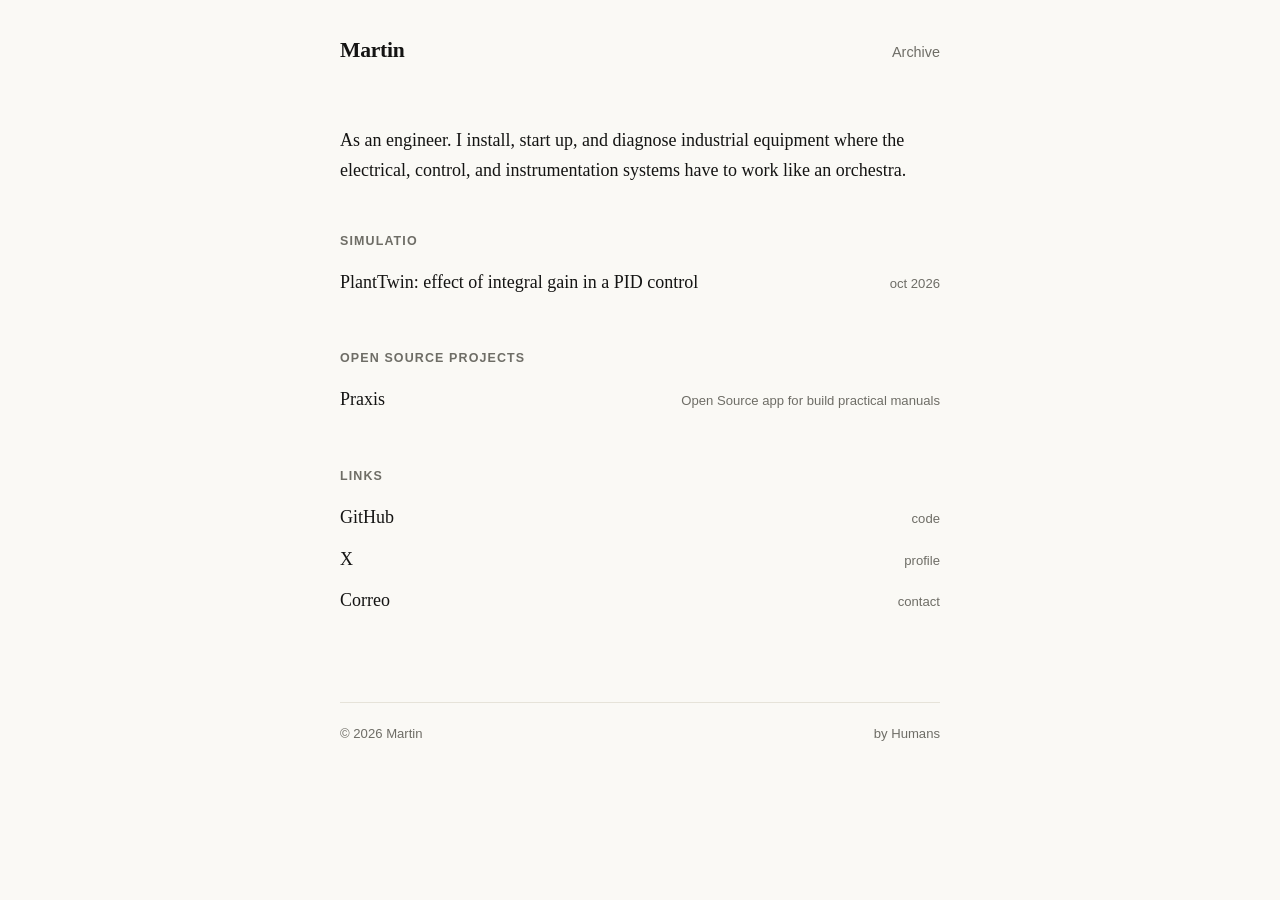
<file: index.html>
<!doctype html>
<html lang="es">
<head>
  <meta charset="utf-8">
  <meta name="viewport" content="width=device-width, initial-scale=1">
  <title>Martin · Simulatio</title>
  <meta name="description" content="Simulaciones, experimentos y notas técnicas sobre control, sistemas y automatización.">
  <meta property="og:type" content="website">
  <meta property="og:title" content="Martin · Simulaciones">
  <meta property="og:description" content="Simulaciones, experimentos y notas técnicas sobre control, sistemas y automatización.">
  <meta name="theme-color" content="#faf9f5" media="(prefers-color-scheme: light)">
  <meta name="theme-color" content="#191918" media="(prefers-color-scheme: dark)">
  <link rel="icon" href="data:image/svg+xml,%3Csvg xmlns='http://www.w3.org/2000/svg' viewBox='0 0 32 32'%3E%3Crect width='32' height='32' rx='7' fill='%23b5532f'/%3E%3Cpath d='M5 22 Q 11 4 16 16 T 27 10' fill='none' stroke='white' stroke-width='2.5' stroke-linecap='round'/%3E%3C/svg%3E">
  <link rel="stylesheet" href="assets/style.css">
  <link rel="stylesheet" href="assets/projects.css">
</head>
<body>
  <div class="wrap">

    <header class="site-header">
      <a class="site-title" href="./">Martin</a>
      <nav class="site-nav">
        <a href="archive.html">Archive</a>
      </nav>
    </header>

    <main>
      <section class="intro">
        <p>
          As an engineer. I install, start up, and diagnose industrial equipment where the electrical, control, and instrumentation systems have to work like an orchestra.
        </p>
        <p>
          
        </p>
      </section>

      <h2>Simulatio</h2>
      <ul class="entries" data-posts="simulacion"></ul>

      <h2>Open Source Projects</h2>
     

      <ul class="entries">
        <li><a href="https://github.com/erg0prox1/praxis">Praxis</a><span class="tag">Open Source app for build practical manuals</span></li>
      
      </ul>

      

      <h2>Links</h2>
      <ul class="entries">
        <li><a href="https://github.com/erg0prox1">GitHub</a><span class="tag">code</span></li>
        <li><a href="https://x.com/Moir137">X</a><span class="tag">profile</span></li>
        <li><a href="mailto:beng4l4@proton.es">Correo</a><span class="tag">contact</span></li>
      </ul>

      <noscript><p class="lead">Activa JavaScript para ver el listado, o entra al <a href="archive.html">archive</a>.</p></noscript>
    </main>

    <footer class="site-footer">
      <span>© <span id="year">2026</span> Martin</span>
      <span>by Humans</span>
    </footer>

  </div>
  <script src="assets/posts.js"></script>
  <script src="assets/site.js"></script>
  <script src="assets/projects.js"></script>
  
</body>
</html>
</file>
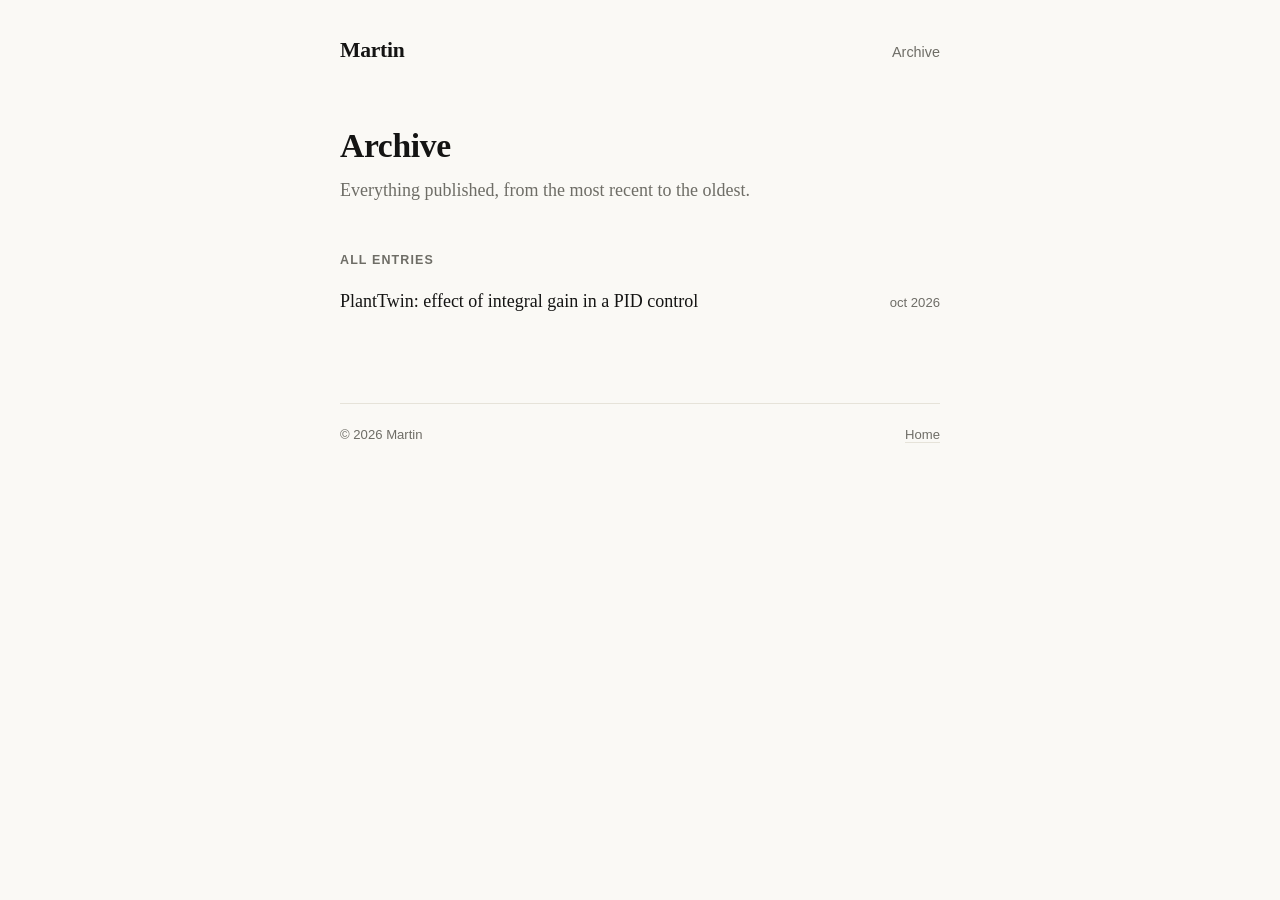
<file: archive.html>
<!doctype html>
<html lang="es">
<head>
  <meta charset="utf-8">
  <meta name="viewport" content="width=device-width, initial-scale=1">
  <title>Archive · Martin</title>
  <meta name="description" content="Todas las simulaciones y notas, ordenadas por fecha.">
  <link rel="icon" href="data:image/svg+xml,%3Csvg xmlns='http://www.w3.org/2000/svg' viewBox='0 0 32 32'%3E%3Crect width='32' height='32' rx='7' fill='%23b5532f'/%3E%3Cpath d='M5 22 Q 11 4 16 16 T 27 10' fill='none' stroke='white' stroke-width='2.5' stroke-linecap='round'/%3E%3C/svg%3E">
  <link rel="stylesheet" href="assets/style.css">
</head>
<body>
  <div class="wrap">

    <header class="site-header">
      <a class="site-title" href="./">Martin</a>
      <nav class="site-nav">
        <a href="archive.html">Archive</a>
      </nav>
    </header>

    <main>
      <h1>Archive</h1>
      <p class="lead">Everything published, from the most recent to the oldest.</p>

      <h2>All entries</h2>
      <ul class="entries" data-posts="all"></ul>
    </main>

    <footer class="site-footer">
      <span>© <span id="year">2026</span> Martin</span>
      <a href="./">Home</a>
    </footer>

  </div>
  <script src="assets/posts.js"></script>
  <script src="assets/site.js"></script>
</body>
</html>
</file>
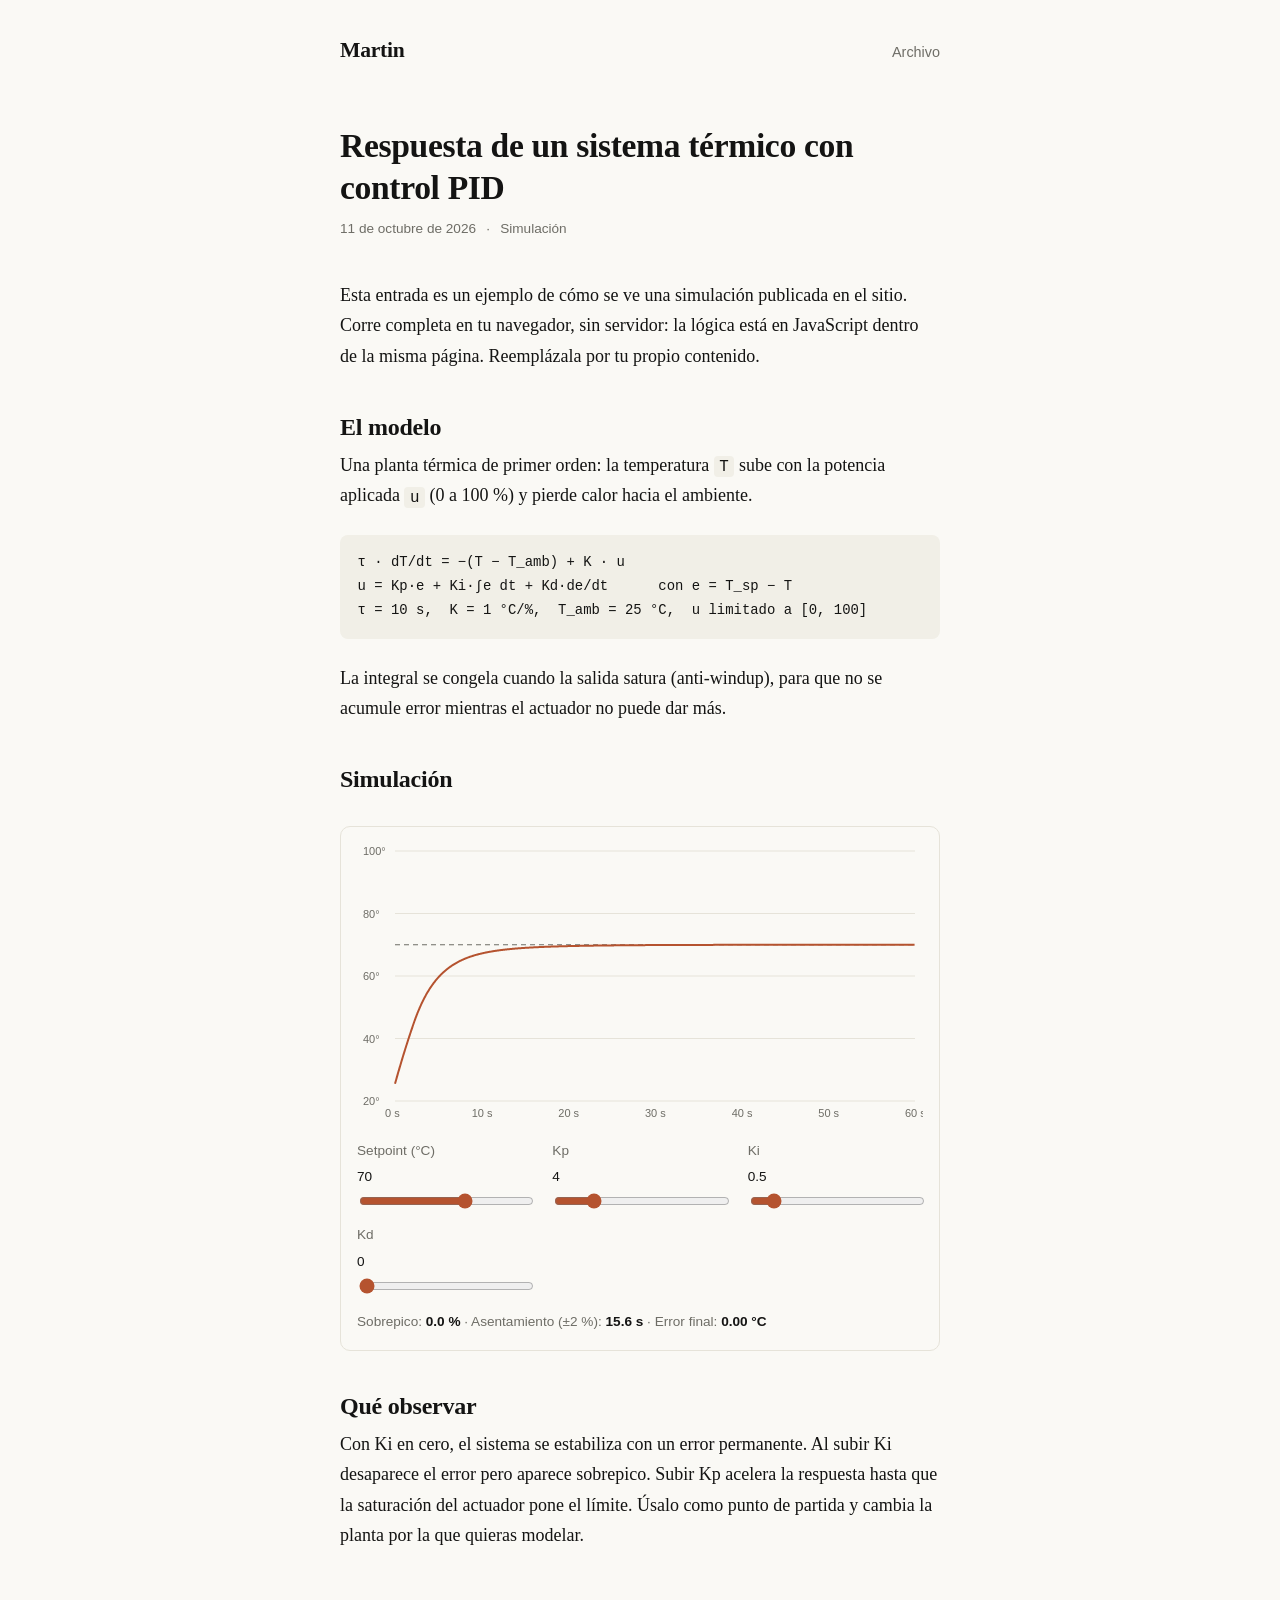
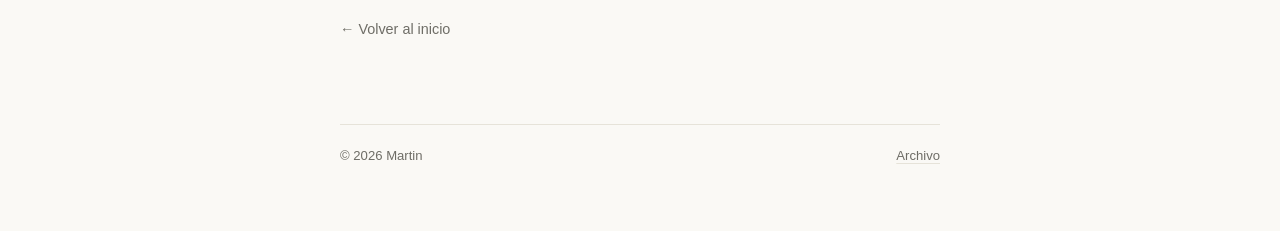
<file: posts/ejemplo-simulacion.html>
<!doctype html>
<html lang="es">
<head>
  <meta charset="utf-8">
  <meta name="viewport" content="width=device-width, initial-scale=1">
  <title>Respuesta de un sistema térmico con control PID · Martin</title>
  <meta name="description" content="Simulación interactiva de un sistema térmico de primer orden controlado con PID: mueve las ganancias y observa sobrepico y tiempo de asentamiento.">
  <meta property="og:type" content="article">
  <meta property="og:title" content="Respuesta de un sistema térmico con control PID">
  <meta property="og:description" content="Simulación interactiva de un sistema térmico de primer orden controlado con PID.">
  <link rel="icon" href="data:image/svg+xml,%3Csvg xmlns='http://www.w3.org/2000/svg' viewBox='0 0 32 32'%3E%3Crect width='32' height='32' rx='7' fill='%23b5532f'/%3E%3Cpath d='M5 22 Q 11 4 16 16 T 27 10' fill='none' stroke='white' stroke-width='2.5' stroke-linecap='round'/%3E%3C/svg%3E">
  <link rel="stylesheet" href="../assets/style.css">
</head>
<body>
  <div class="wrap">

    <header class="site-header">
      <a class="site-title" href="../">Martin</a>
      <nav class="site-nav">
        <a href="../archive.html">Archivo</a>
      </nav>
    </header>

    <main>
      <article class="post">

        <h1>Respuesta de un sistema térmico con control PID</h1>
        <div class="post-meta">
          <time datetime="2026-10-11">11 de octubre de 2026</time>
          <span class="dot">·</span>
          <span>Simulación</span>
        </div>

        <p>
          Esta entrada es un ejemplo de cómo se ve una simulación publicada en el sitio. Corre completa en tu navegador,
          sin servidor: la lógica está en JavaScript dentro de la misma página. Reemplázala por tu propio contenido.
        </p>

        <h2>El modelo</h2>
        <p>
          Una planta térmica de primer orden: la temperatura <code>T</code> sube con la potencia aplicada <code>u</code>
          (0 a 100 %) y pierde calor hacia el ambiente.
        </p>

        <pre><code>τ · dT/dt = −(T − T_amb) + K · u
u = Kp·e + Ki·∫e dt + Kd·de/dt      con e = T_sp − T
τ = 10 s,  K = 1 °C/%,  T_amb = 25 °C,  u limitado a [0, 100]</code></pre>

        <p>
          La integral se congela cuando la salida satura (anti-windup), para que no se acumule error mientras el
          actuador no puede dar más.
        </p>

        <h2>Simulación</h2>

        <div class="sim" id="sim-box">
          <canvas id="sim" aria-label="Temperatura contra tiempo y setpoint"></canvas>
          <div class="controls">
            <label>Setpoint (°C) <output id="o-sp">70</output>
              <input id="sp" type="range" min="30" max="95" step="1" value="70"></label>
            <label>Kp <output id="o-kp">4</output>
              <input id="kp" type="range" min="0" max="20" step="0.1" value="4"></label>
            <label>Ki <output id="o-ki">0.5</output>
              <input id="ki" type="range" min="0" max="5" step="0.05" value="0.5"></label>
            <label>Kd <output id="o-kd">0</output>
              <input id="kd" type="range" min="0" max="20" step="0.1" value="0"></label>
          </div>
          <div class="readout" id="readout"></div>
        </div>

        <h2>Qué observar</h2>
        <p>
          Con Ki en cero, el sistema se estabiliza con un error permanente. Al subir Ki desaparece el error pero aparece
          sobrepico. Subir Kp acelera la respuesta hasta que la saturación del actuador pone el límite. Úsalo como punto
          de partida y cambia la planta por la que quieras modelar.
        </p>

      </article>

      <a class="back" href="../">← Volver al inicio</a>
    </main>

    <footer class="site-footer">
      <span>© <span id="year">2026</span> Martin</span>
      <a href="../archive.html">Archivo</a>
    </footer>

  </div>

  <script>
  (function () {
    var $ = function (id) { return document.getElementById(id); };
    var canvas = $("sim"), ctx = canvas.getContext("2d");

    var TAU = 10, K = 1, T_AMB = 25, U_MAX = 100, DT = 0.05, T_END = 60;

    function css(name) {
      return getComputedStyle(document.documentElement).getPropertyValue(name).trim();
    }

    function simulate(sp, kp, ki, kd) {
      var n = Math.round(T_END / DT), T = T_AMB, I = 0, prev = sp - T;
      var temps = [], us = [];
      for (var i = 0; i < n; i++) {
        var e = sp - T;
        var d = (e - prev) / DT;
        prev = e;
        var u = kp * e + ki * I + kd * d;
        var uc = Math.min(U_MAX, Math.max(0, u));
        if (u === uc) I += e * DT;               // anti-windup
        T += DT * (-(T - T_AMB) + K * uc) / TAU; // Euler explícito
        temps.push(T); us.push(uc);
      }
      return { temps: temps, us: us };
    }

    function metrics(temps, sp) {
      var peak = Math.max.apply(null, temps);
      var span = sp - T_AMB;
      var over = span > 0 ? Math.max(0, (peak - sp) / span * 100) : 0;
      var band = 0.02 * span, settle = null;
      for (var i = temps.length - 1; i >= 0; i--) {
        if (Math.abs(temps[i] - sp) > band) { settle = (i + 1) * DT; break; }
        if (i === 0) settle = 0;
      }
      var final = temps[temps.length - 1];
      return { over: over, settle: settle, err: sp - final };
    }

    function draw(sp, temps) {
      var dpr = window.devicePixelRatio || 1;
      var w = canvas.clientWidth, h = canvas.clientHeight;
      canvas.width = w * dpr; canvas.height = h * dpr;
      ctx.setTransform(dpr, 0, 0, dpr, 0, 0);
      ctx.clearRect(0, 0, w, h);

      var padL = 38, padR = 8, padT = 8, padB = 22;
      var pw = w - padL - padR, ph = h - padT - padB;
      var ymin = 20, ymax = Math.max(100, Math.max.apply(null, temps) + 5);
      var X = function (t) { return padL + (t / T_END) * pw; };
      var Y = function (v) { return padT + ph - ((v - ymin) / (ymax - ymin)) * ph; };

      ctx.font = "11px -apple-system, Helvetica, Arial, sans-serif";
      ctx.fillStyle = css("--muted"); ctx.strokeStyle = css("--rule"); ctx.lineWidth = 1;

      // rejilla y ejes
      for (var v = 20; v <= ymax; v += 20) {
        ctx.beginPath(); ctx.moveTo(padL, Y(v)); ctx.lineTo(w - padR, Y(v)); ctx.stroke();
        ctx.fillText(v + "°", 6, Y(v) + 4);
      }
      for (var t = 0; t <= T_END; t += 10) {
        ctx.fillText(t + " s", X(t) - 10, h - 6);
      }

      // setpoint
      ctx.setLineDash([5, 4]); ctx.strokeStyle = css("--muted"); ctx.lineWidth = 1.2;
      ctx.beginPath(); ctx.moveTo(padL, Y(sp)); ctx.lineTo(w - padR, Y(sp)); ctx.stroke();
      ctx.setLineDash([]);

      // temperatura
      ctx.strokeStyle = css("--accent"); ctx.lineWidth = 2;
      ctx.beginPath();
      for (var i = 0; i < temps.length; i++) {
        var x = X(i * DT), y = Y(temps[i]);
        if (i === 0) ctx.moveTo(x, y); else ctx.lineTo(x, y);
      }
      ctx.stroke();
    }

    function update() {
      var sp = +$("sp").value, kp = +$("kp").value, ki = +$("ki").value, kd = +$("kd").value;
      $("o-sp").textContent = sp; $("o-kp").textContent = kp;
      $("o-ki").textContent = ki; $("o-kd").textContent = kd;

      var r = simulate(sp, kp, ki, kd);
      var m = metrics(r.temps, sp);
      draw(sp, r.temps);

      $("readout").innerHTML =
        "Sobrepico: <strong>" + m.over.toFixed(1) + " %</strong> · " +
        "Asentamiento (±2 %): <strong>" + (m.settle === null ? "no se asienta en " + T_END + " s" : m.settle.toFixed(1) + " s") + "</strong> · " +
        "Error final: <strong>" + m.err.toFixed(2) + " °C</strong>";
    }

    ["sp", "kp", "ki", "kd"].forEach(function (id) { $(id).addEventListener("input", update); });
    window.addEventListener("resize", update);
    if (window.matchMedia) {
      window.matchMedia("(prefers-color-scheme: dark)").addEventListener("change", update);
    }
    update();

    $("year").textContent = new Date().getFullYear();
  })();
  </script>
</body>
</html>
</file>
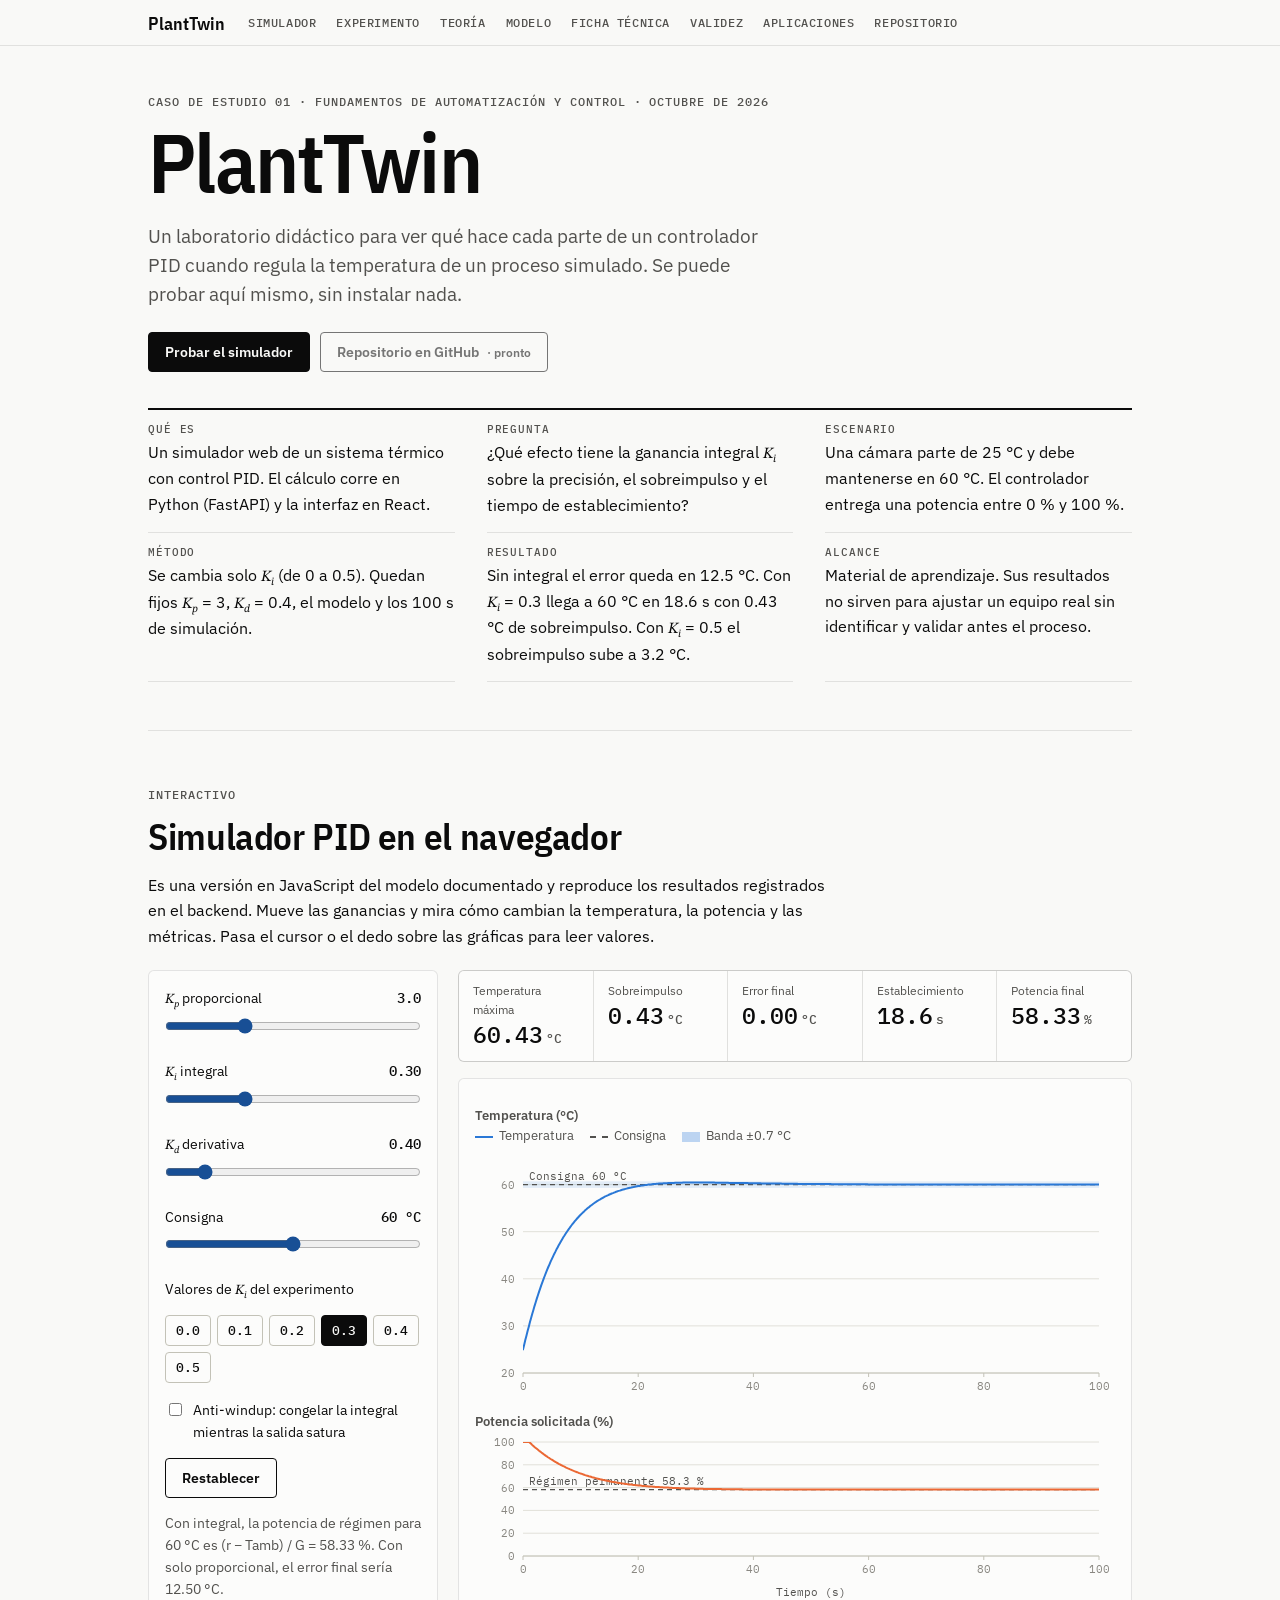
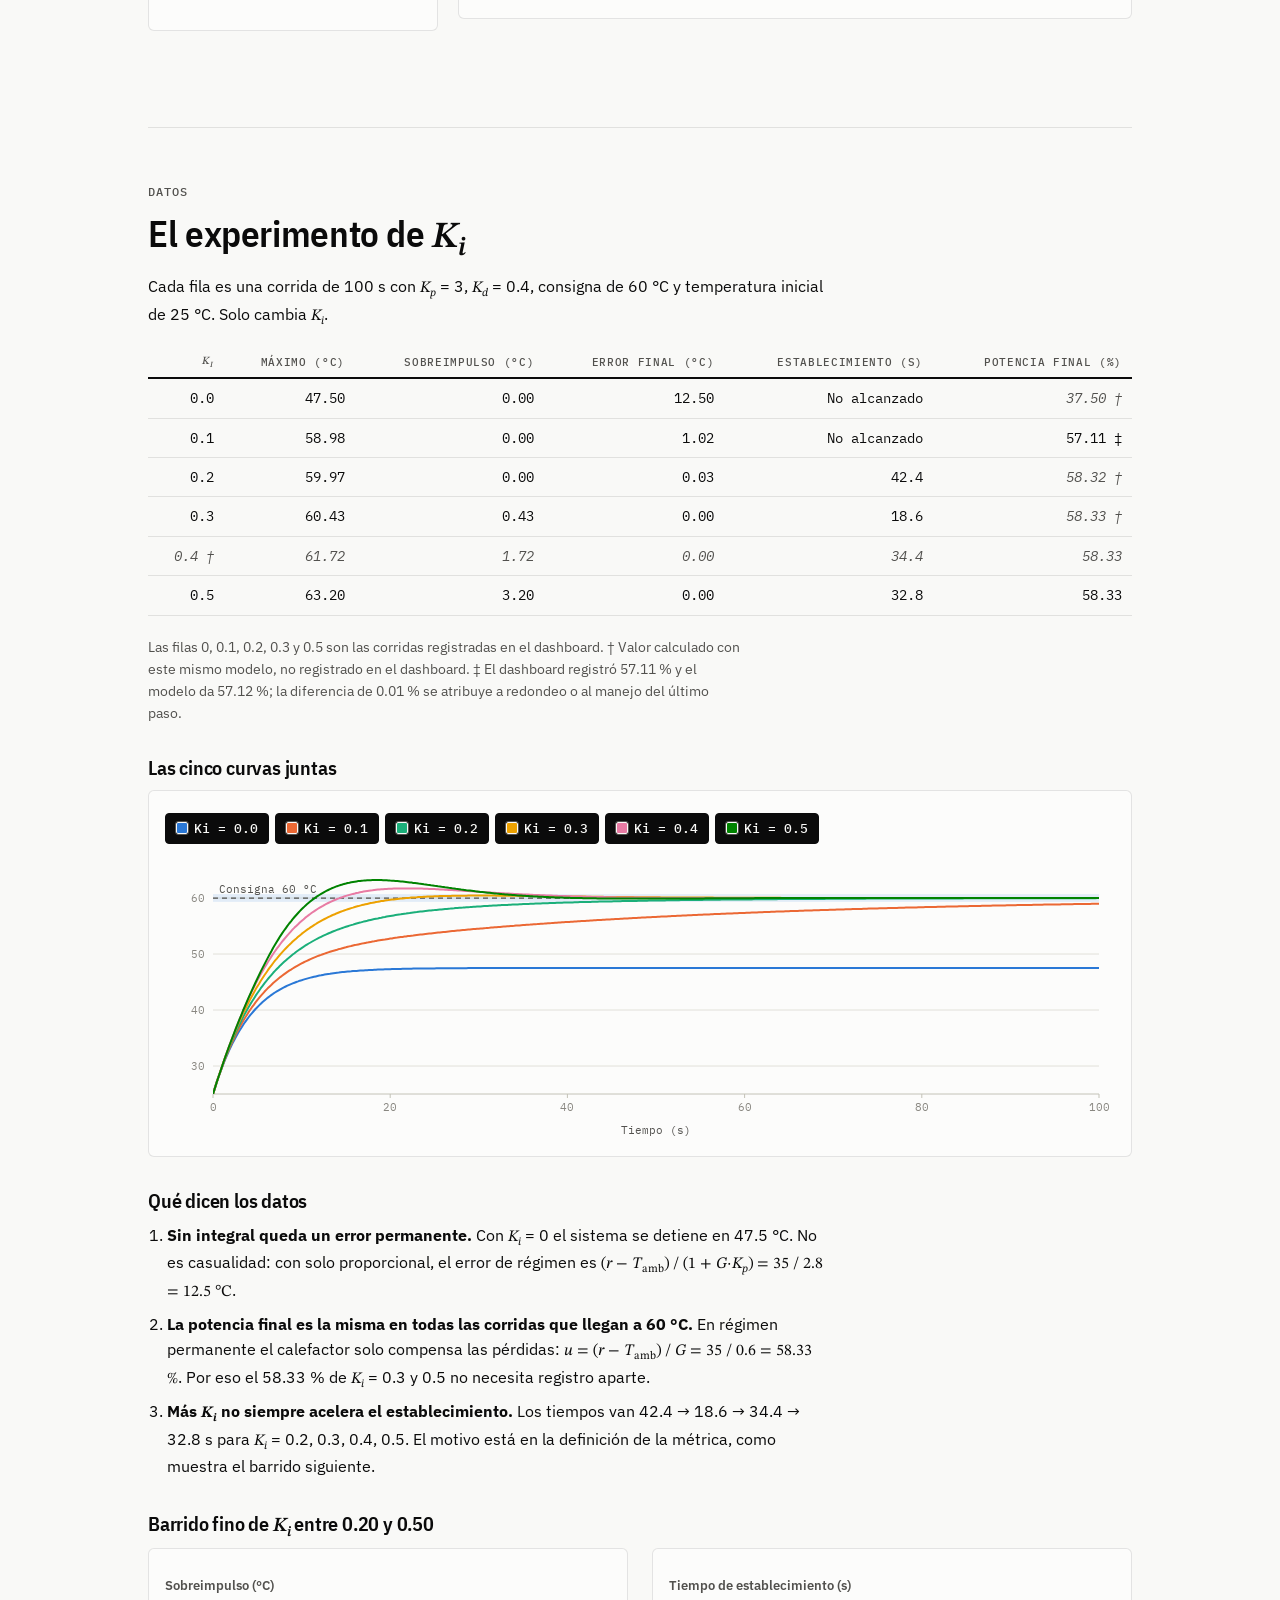
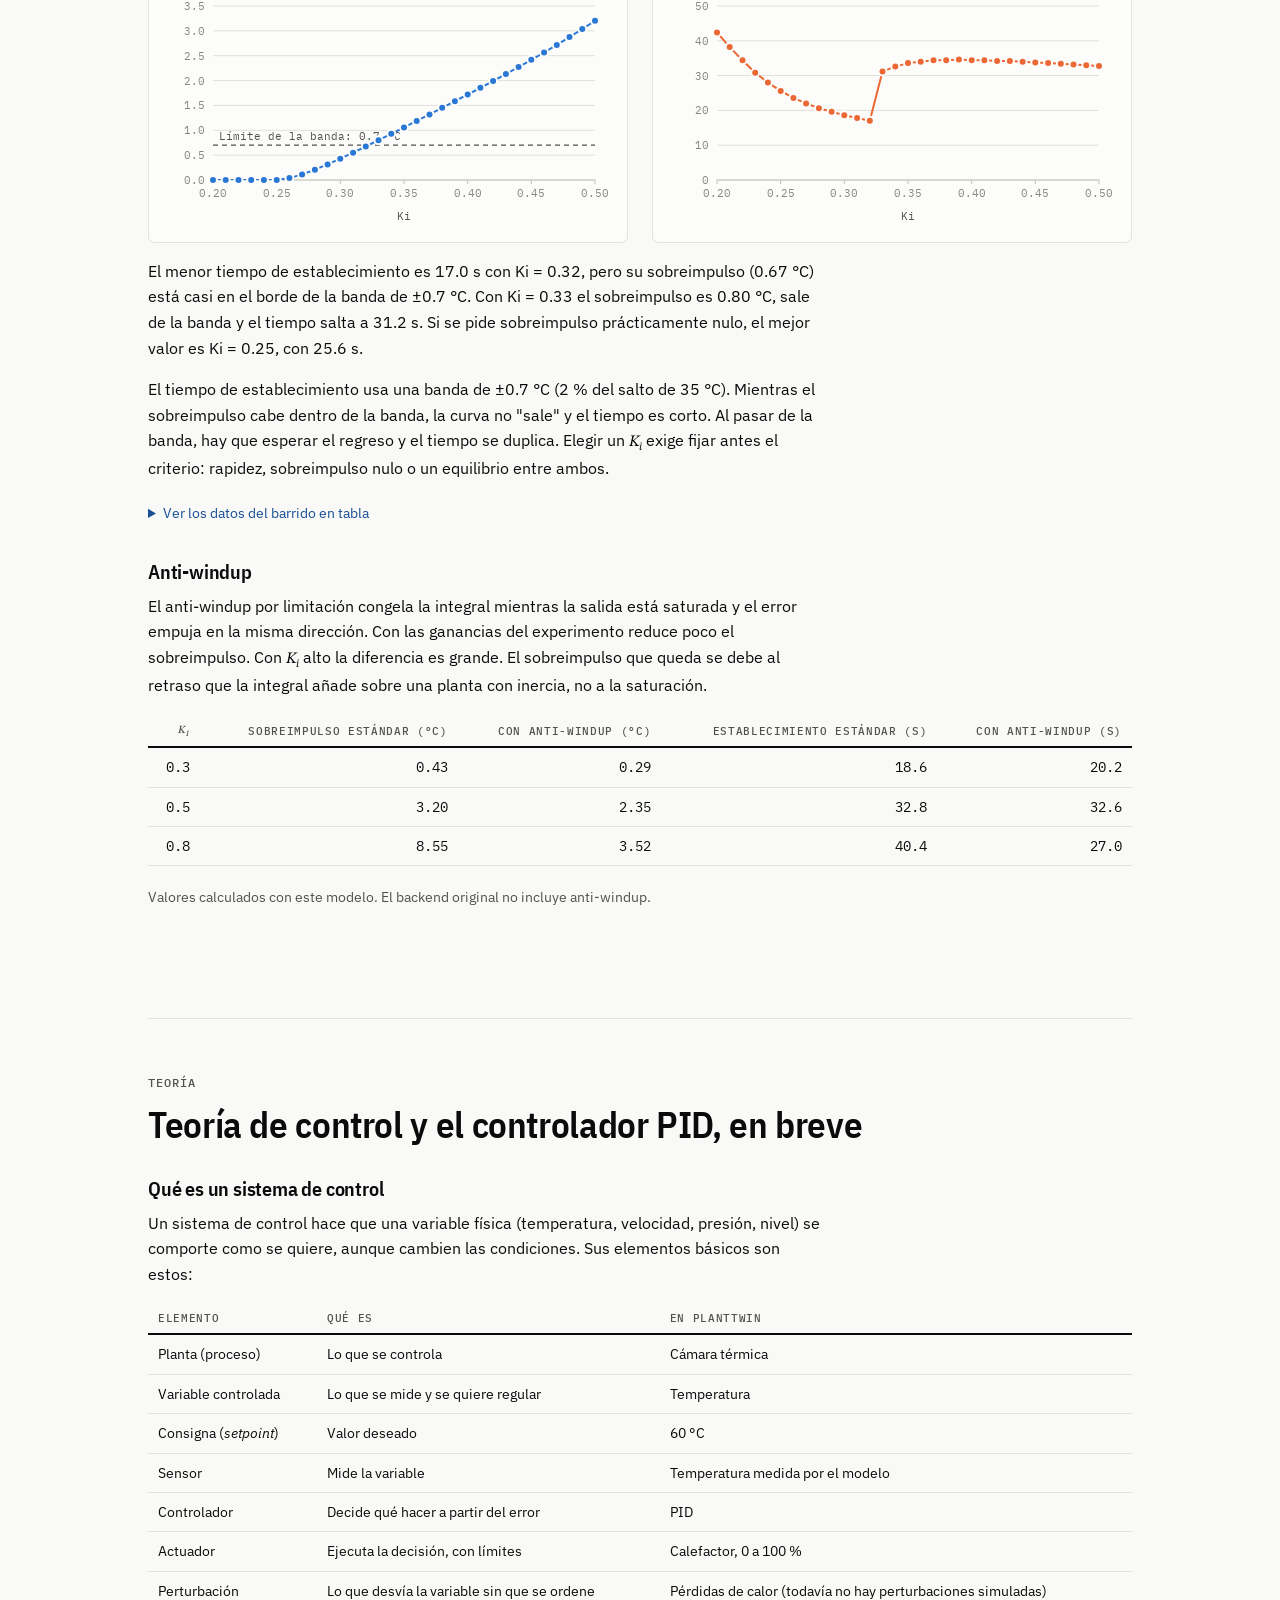
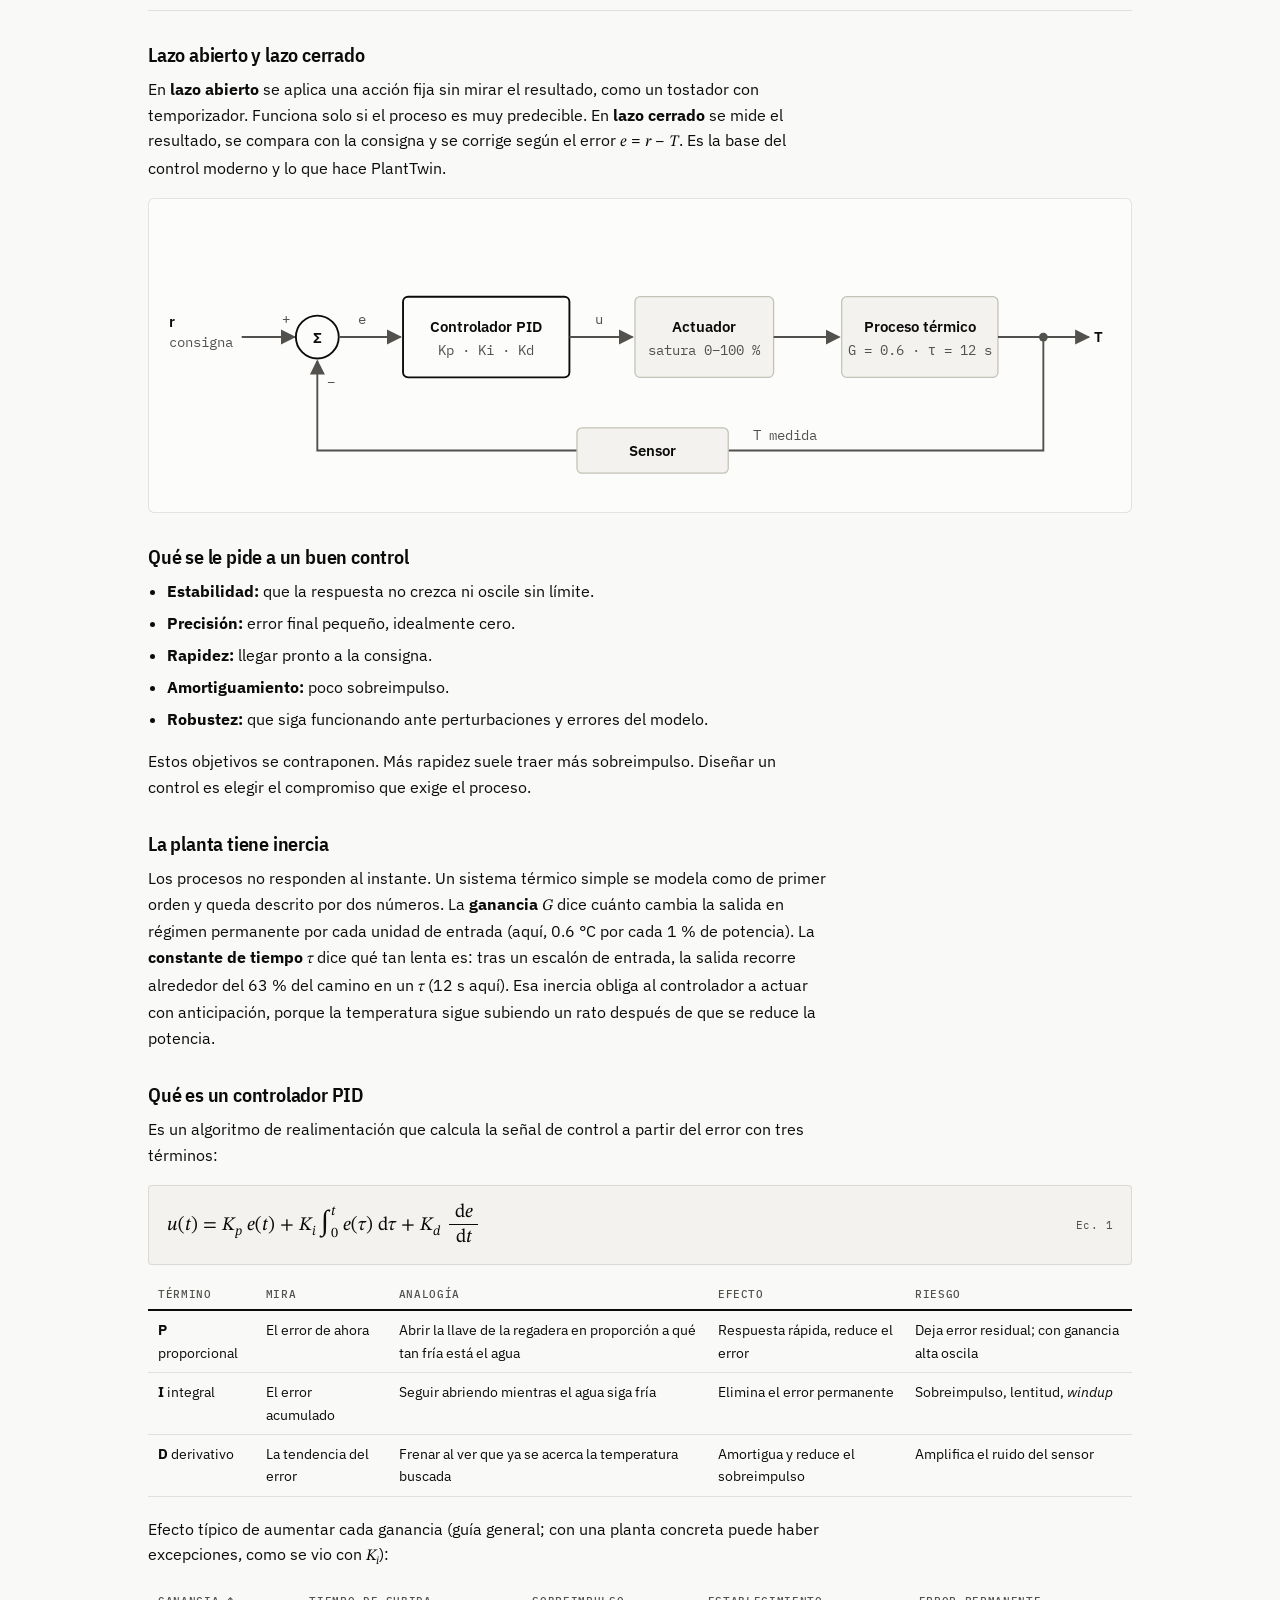
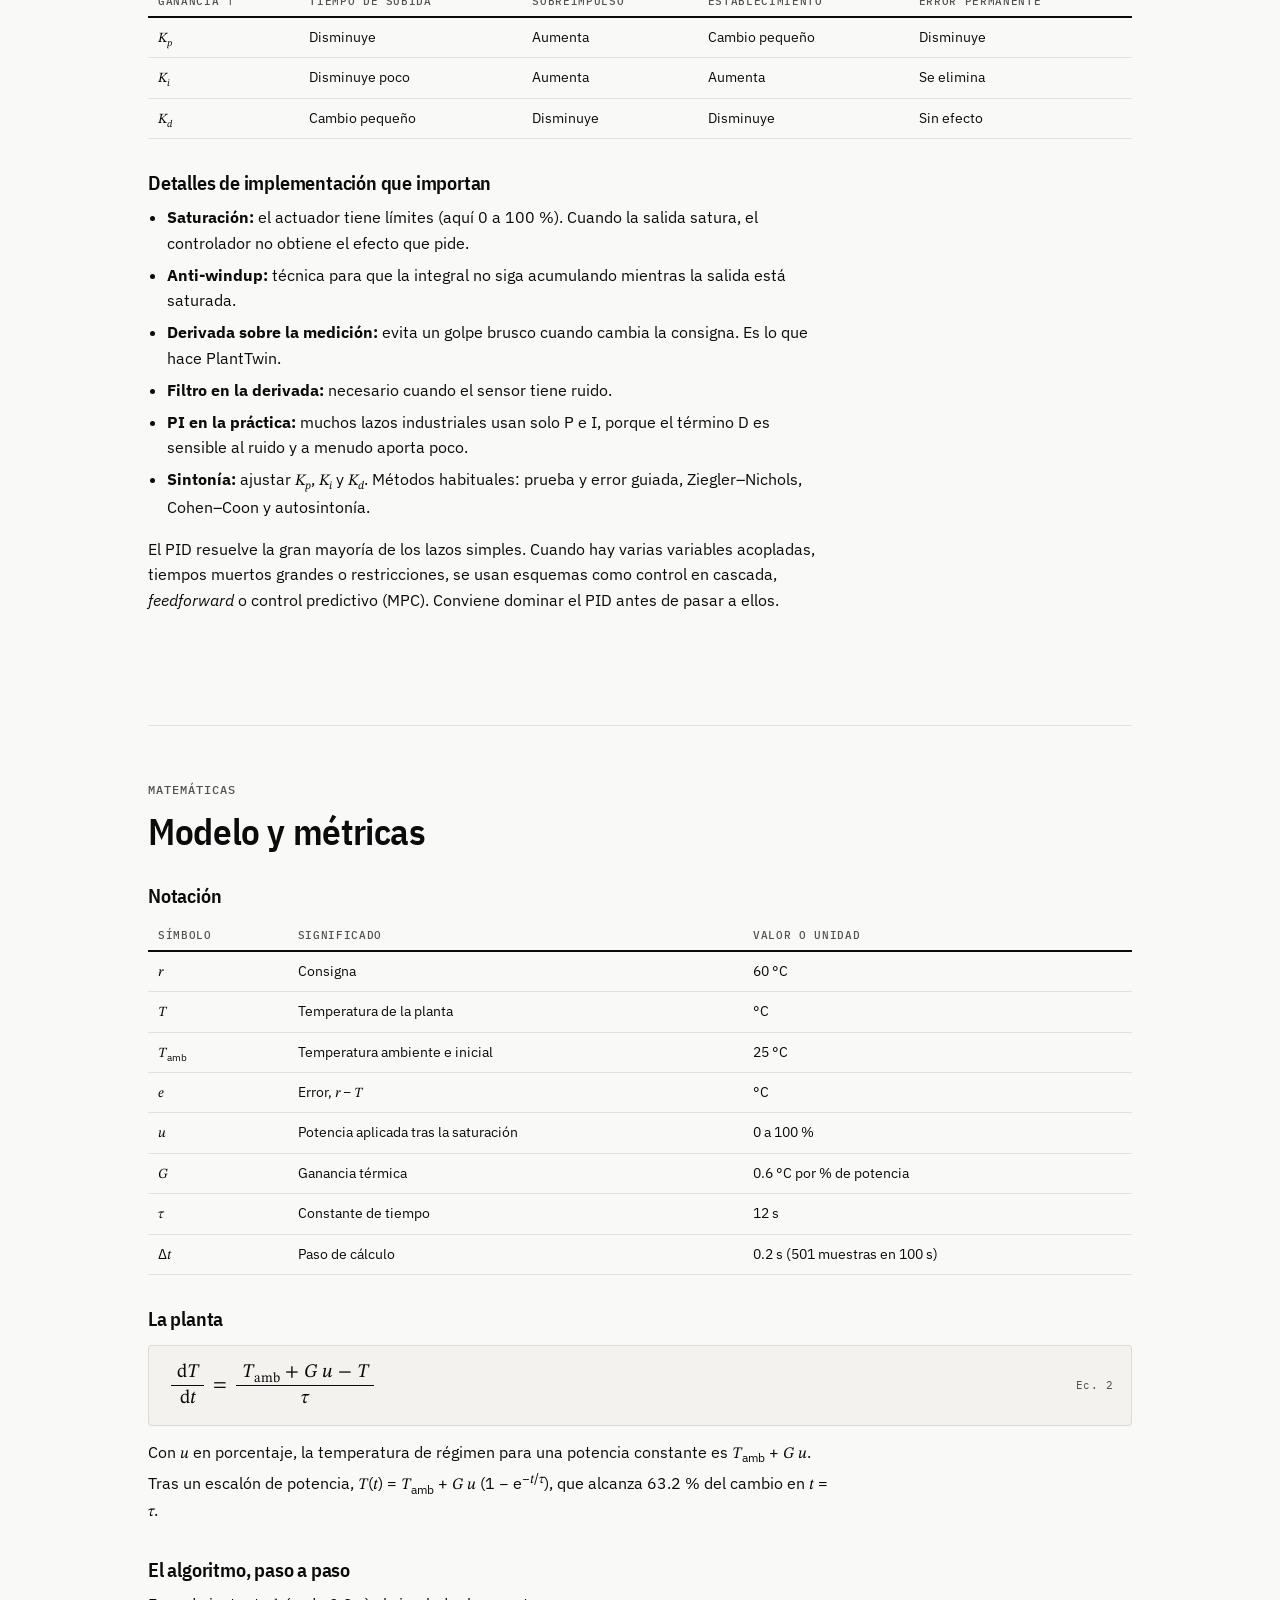
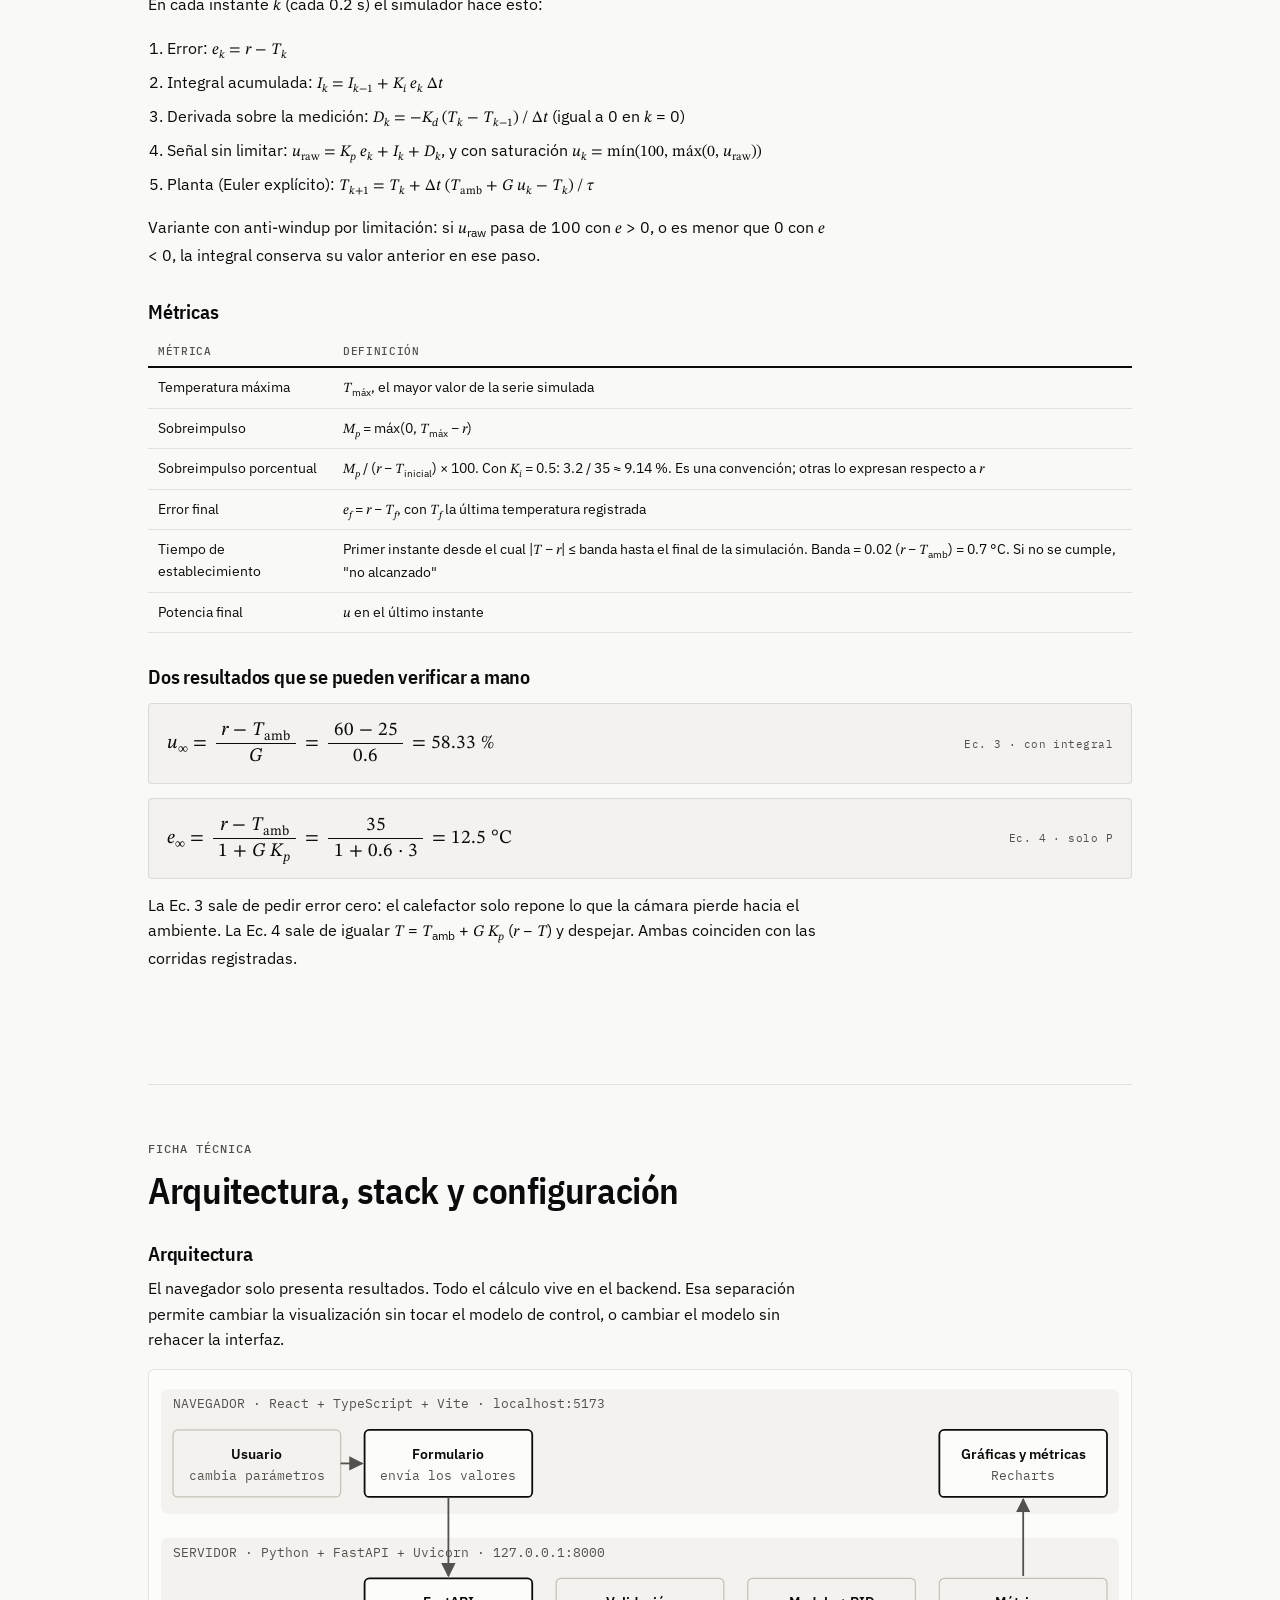
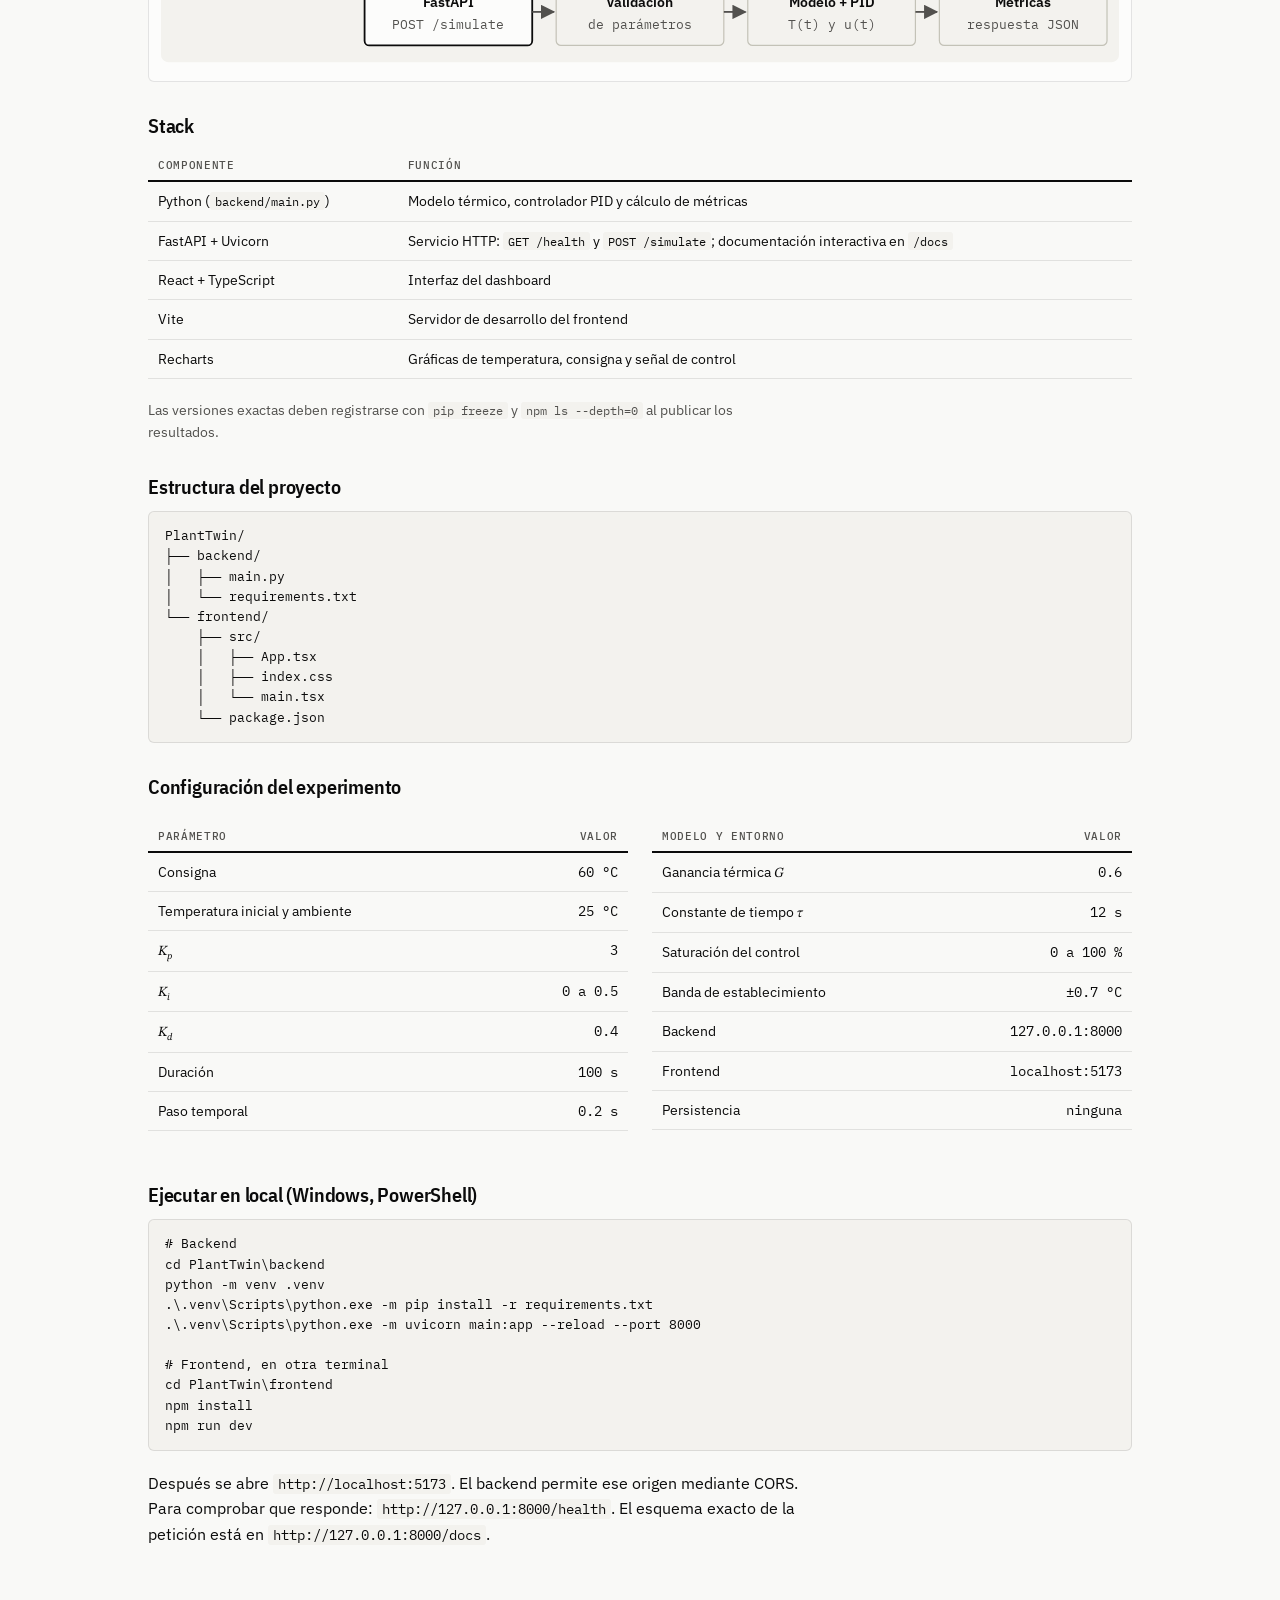
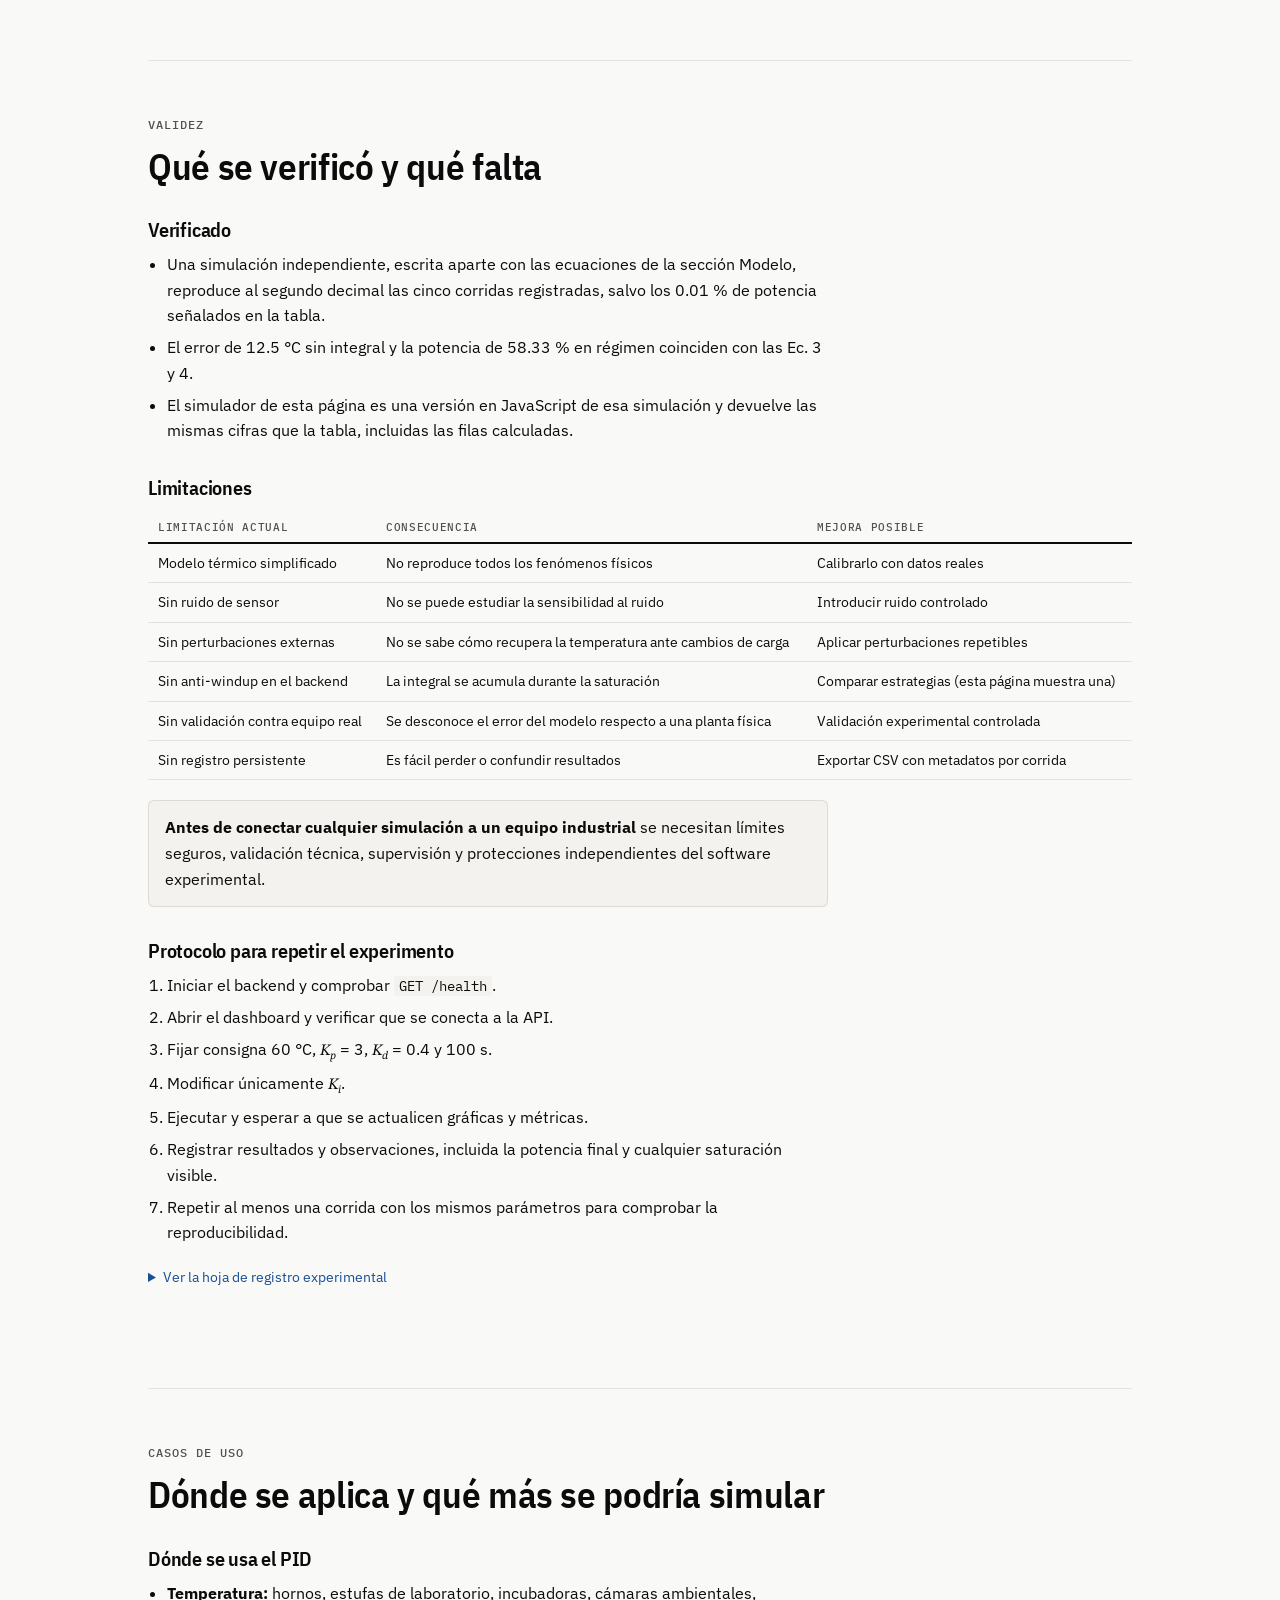
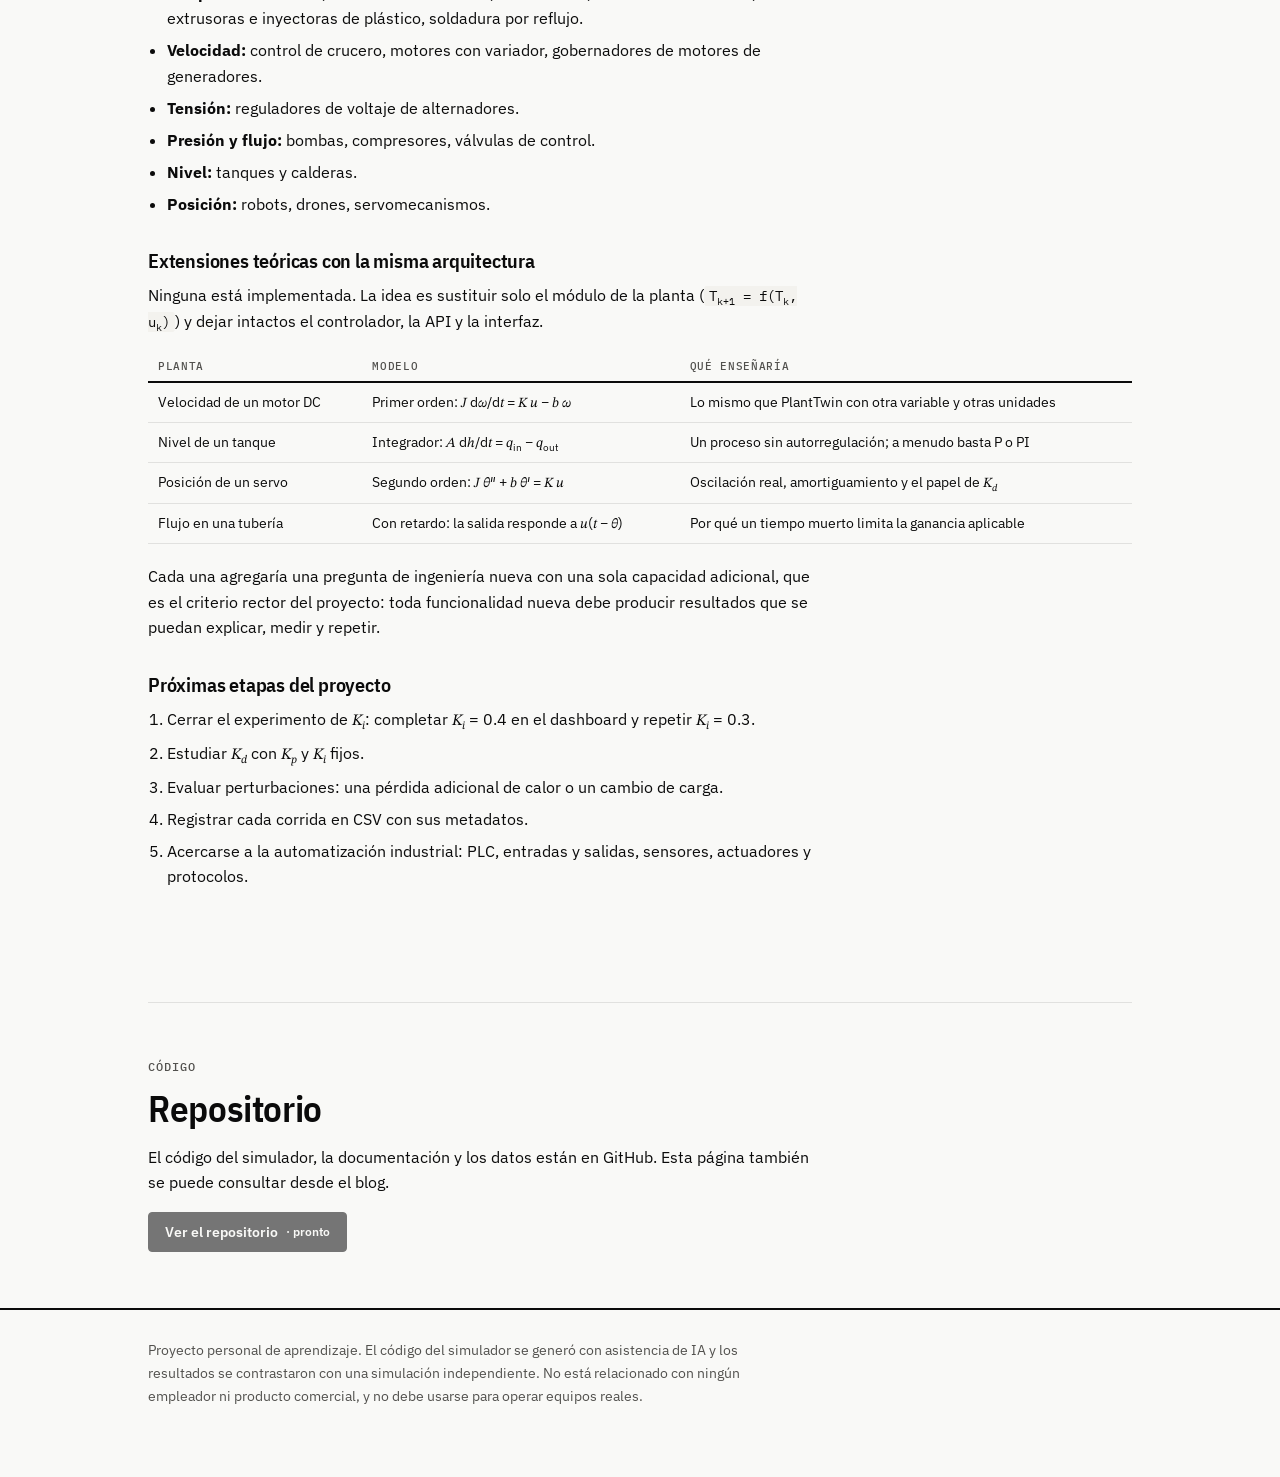
<file: posts/PlantTwin.html>
<!doctype html><html><head><meta charset=utf8><meta name=viewport content="width=device-width,initial-scale=1,viewport-fit=cover"><style>:root{color-scheme:light;box-sizing:border-box;padding-top:env(safe-area-inset-top,0px);padding-bottom:env(safe-area-inset-bottom,0px)}html{scroll-padding-top:env(safe-area-inset-top,0px)}body{margin:0;padding:0;font:14px -apple-system,BlinkMacSystemFont,sans-serif;background:#fff;color:#000}img{max-width:100%}[hidden]:not([hidden=until-found i]){display:none!important}</style></head><body>
<!doctype html>
<html lang="es">
<head>
<meta charset="utf-8">
<meta name="viewport" content="width=device-width, initial-scale=1, viewport-fit=cover">
<title>PlantTwin</title>
<style>:root{color-scheme:light}body{margin:0}img{max-width:100%}[hidden]{display:none!important}</style>
</head>
<body>
<link rel="preconnect" href="https://fonts.googleapis.com">
<link rel="preconnect" href="https://fonts.gstatic.com" crossorigin>
<link rel="stylesheet" href="https://fonts.googleapis.com/css2?family=IBM+Plex+Mono:wght@400;500&family=IBM+Plex+Sans+Condensed:wght@500;600&family=IBM+Plex+Sans:wght@400;500;600&family=STIX+Two+Text:ital,wght@0,400;0,600;1,400;1,600&display=swap">
<style>
/* Concepto: hoja de datos de instrumentación. Papel neutro, tinta, reglas finas,
   valores en monoespaciada y matemáticas en serif cursiva. Un solo acento (azul de
   tinta) para enlaces; el color de las gráficas sigue la paleta categórica validada. */
:root {
  --page: #f9f9f7; --surface: #fcfcfb; --sunk: #f3f2ee;
  --ink: #0b0b0b; --ink2: #52514e; --muted: #898781;
  --grid: #e1e0d9; --axis: #c3c2b7; --line: rgba(11,11,11,.10);
  --accent: #184f95; --band: rgba(42,120,214,.12);
  --s1: #2a78d6; --s2: #eb6834; --s3: #1baf7a; --s4: #eda100; --s5: #e87ba4; --s6: #008300;
  --sans: "IBM Plex Sans", system-ui, -apple-system, "Segoe UI", sans-serif;
  --cond: "IBM Plex Sans Condensed", "IBM Plex Sans", system-ui, "Segoe UI", sans-serif;
  --mono: "IBM Plex Mono", ui-monospace, SFMono-Regular, Menlo, Consolas, monospace;
  --math: "STIX Two Text", "Cambria Math", "Times New Roman", serif;
}
@media (prefers-color-scheme: dark) {
  :root:not([data-theme="light"]) {
    --page: #0d0d0d; --surface: #1a1a19; --sunk: #141413;
    --ink: #f0efec; --ink2: #c3c2b7; --muted: #898781;
    --grid: #2c2c2a; --axis: #383835; --line: rgba(255,255,255,.10);
    --accent: #86b6ef; --band: rgba(57,135,229,.18);
    --s1: #3987e5; --s2: #d95926; --s3: #199e70; --s4: #c98500; --s5: #d55181; --s6: #008300;
    color-scheme: dark;
  }
}
:root[data-theme="dark"] {
  --page: #0d0d0d; --surface: #1a1a19; --sunk: #141413;
  --ink: #f0efec; --ink2: #c3c2b7; --muted: #898781;
  --grid: #2c2c2a; --axis: #383835; --line: rgba(255,255,255,.10);
  --accent: #86b6ef; --band: rgba(57,135,229,.18);
  --s1: #3987e5; --s2: #d95926; --s3: #199e70; --s4: #c98500; --s5: #d55181; --s6: #008300;
  color-scheme: dark;
}

*, *::before, *::after { box-sizing: border-box; }
html { scroll-behavior: smooth; scroll-padding-top: 64px; }
body { background: var(--page); color: var(--ink); font: 400 16px/1.6 var(--sans); -webkit-text-size-adjust: 100%; }
@media (prefers-reduced-motion: reduce) { html { scroll-behavior: auto; } }
.wrap { max-width: 1040px; margin-inline: auto; padding-inline: 16px; }
@media (min-width: 720px) { .wrap { padding-inline: 28px; } }
a { color: var(--accent); }
:focus-visible { outline: 2px solid var(--accent); outline-offset: 2px; }
p { margin: 0 0 1em; max-width: 68ch; }
h1, h2, h3 { font-family: var(--cond); font-weight: 600; text-wrap: balance; margin: 0; letter-spacing: -.01em; }
h2 { font-size: clamp(1.7rem, 4vw, 2.3rem); line-height: 1.1; margin-bottom: 16px; }
h3 { font-size: 1.25rem; line-height: 1.2; margin: 32px 0 10px; }
ul, ol { max-width: 68ch; padding-left: 1.2em; margin: 0 0 1em; }
li { margin-bottom: .4em; }
code { font-family: var(--mono); font-size: .88em; background: var(--sunk); padding: 1px 5px; border-radius: 3px; }
pre { font: 13px/1.55 var(--mono); background: var(--sunk); border: 1px solid var(--line); border-radius: 6px; padding: 14px 16px; overflow-x: auto; margin: 12px 0 20px; }
pre code { background: none; padding: 0; font-size: inherit; }
small { font-size: .85em; }

/* navegación */
.nav { position: sticky; top: env(safe-area-inset-top, 0px); z-index: 20; background: var(--page); border-bottom: 1px solid var(--line); }
.nav .wrap { display: flex; align-items: center; gap: 2px; overflow-x: auto; padding-block: 8px; scrollbar-width: thin; }
.brand { font: 600 1.15rem var(--cond); color: var(--ink); text-decoration: none; margin-right: 12px; flex: none; }
.nav a.l { flex: none; font: 500 12px var(--mono); letter-spacing: .05em; text-transform: uppercase; color: var(--ink2); text-decoration: none; padding: 7px 9px; border-radius: 4px; }
.nav a.l:hover { background: var(--sunk); color: var(--ink); }
.nav .sp { flex: 1 0 12px; }

/* cabecera */
.hero { padding-block: 48px 8px; }
.kick { font: 500 12px var(--mono); letter-spacing: .08em; text-transform: uppercase; color: var(--ink2); margin: 0 0 14px; max-width: none; }
h1 { font-size: clamp(3rem, 9vw, 5.2rem); line-height: .95; letter-spacing: -.02em; }
.lede { font-size: 1.2rem; line-height: 1.5; color: var(--ink2); margin: 20px 0 24px; max-width: 58ch; }
.actions { display: flex; flex-wrap: wrap; gap: 10px; }
.btn { display: inline-flex; align-items: center; gap: 8px; padding: 10px 16px; border-radius: 4px; font: 600 14px var(--sans); text-decoration: none; border: 1px solid var(--ink); color: var(--ink); background: transparent; cursor: pointer; }
.btn.primary { background: var(--ink); color: var(--page); }
.btn.off { opacity: .55; pointer-events: none; }
.ds { display: grid; grid-template-columns: repeat(auto-fit, minmax(min(100%, 300px), 1fr)); column-gap: 32px; border-top: 2px solid var(--ink); margin-top: 36px; }
.ds > div { padding: 12px 0 14px; border-bottom: 1px solid var(--line); min-width: 0; }
.ds .k { display: block; font: 500 11px var(--mono); letter-spacing: .08em; text-transform: uppercase; color: var(--ink2); margin-bottom: 4px; }
.ds .v { font-size: .98rem; line-height: 1.5; }

/* secciones */
section { padding-block: 56px; border-top: 1px solid var(--line); margin-top: 40px; }
.hero + section, #resumen-fin { margin-top: 40px; }
.panel { background: var(--surface); border: 1px solid var(--line); border-radius: 6px; padding: 16px; min-width: 0; }
.note { background: var(--sunk); border: 1px solid var(--line); border-radius: 6px; padding: 14px 16px; max-width: 68ch; margin: 16px 0; }
.note p:last-child { margin-bottom: 0; }
.cols2 { display: grid; gap: 24px; grid-template-columns: repeat(auto-fit, minmax(min(100%, 320px), 1fr)); }
.cols2 > * { min-width: 0; }
.tablewrap { overflow-x: auto; margin: 12px 0 20px; }
table { border-collapse: collapse; width: 100%; font-size: 14px; }
th { font: 500 11px var(--mono); text-transform: uppercase; letter-spacing: .06em; color: var(--ink2); text-align: left; border-bottom: 2px solid var(--ink); padding: 8px 10px; vertical-align: bottom; }
td { padding: 8px 10px; border-bottom: 1px solid var(--line); vertical-align: top; }
td.n, th.n { font-family: var(--mono); text-align: right; font-variant-numeric: tabular-nums; white-space: nowrap; }
td.est { font-style: italic; color: var(--ink2); }
.foot { font-size: .86rem; color: var(--ink2); max-width: 74ch; }

/* matemáticas */
var, .m { font-family: var(--math); }
var { font-style: italic; }
sub { font-size: .72em; line-height: 0; }
.eq { display: flex; align-items: center; justify-content: space-between; gap: 16px; font-family: var(--math); font-size: 1.2rem; padding: 14px 18px; background: var(--sunk); border: 1px solid var(--line); border-radius: 4px; overflow-x: auto; margin: 14px 0; white-space: nowrap; }
.eq .tag { font: 11px var(--mono); color: var(--ink2); letter-spacing: .04em; }
.frac { display: inline-flex; flex-direction: column; vertical-align: middle; text-align: center; line-height: 1.3; margin: 0 .2em; }
.frac > :first-child { border-bottom: 1px solid currentColor; padding: 0 .3em; }
.frac > :last-child { padding: 0 .3em; }
.big { display: inline-flex; align-items: center; font-size: 1.5em; line-height: 1; }
.lim { display: inline-flex; flex-direction: column; justify-content: space-between; font-size: .5em; line-height: 1.1; height: 2.6em; margin-left: .15em; text-align: left; }

/* simulador */
.sim { display: grid; gap: 20px; grid-template-columns: minmax(0, 1fr); margin-top: 20px; }
@media (min-width: 900px) { .sim { grid-template-columns: 290px minmax(0, 1fr); align-items: start; } }
.ctl { margin: 0 0 14px; }
.ctl .row { display: flex; justify-content: space-between; align-items: baseline; gap: 8px; font-size: 14px; }
.ctl output { font: 500 14px var(--mono); }
.ctl input[type=range] { width: 100%; margin: 4px 0 0; accent-color: var(--accent); min-height: 24px; }
.chips { display: flex; flex-wrap: wrap; gap: 6px; margin: 6px 0 16px; }
.chip { font: 500 13px var(--mono); padding: 6px 10px; border: 1px solid var(--axis); background: var(--surface); color: var(--ink); border-radius: 4px; cursor: pointer; display: inline-flex; align-items: center; gap: 6px; }
.chip[aria-pressed="true"] { background: var(--ink); color: var(--page); border-color: var(--ink); }
.chip i { width: 12px; height: 12px; border-radius: 2px; background: var(--c); border: 1.5px solid var(--page); outline: 1px solid var(--ink2); display: inline-block; }
.chk { display: flex; gap: 8px; align-items: flex-start; font-size: 14px; margin: 4px 0 14px; }
.chk input { margin-top: 4px; accent-color: var(--accent); }
.metrics { display: grid; grid-template-columns: repeat(auto-fit, minmax(128px, 1fr)); gap: 1px; background: var(--line); border: 1px solid var(--line); border-radius: 6px; overflow: hidden; margin-bottom: 16px; }
.metric { background: var(--surface); padding: 10px 14px 12px; }
.metric .k { font-size: 12px; color: var(--ink2); }
.metric .v { font: 500 1.45rem/1.3 var(--mono); font-variant-numeric: tabular-nums; }
.metric .v small { font-size: .55em; color: var(--ink2); margin-left: 3px; }
.ctitle { font: 600 13px var(--sans); color: var(--ink2); margin: 12px 0 2px; }

/* gráficas */
.chart { position: relative; min-width: 0; }
.chart svg { display: block; width: 100%; height: auto; }
.ax { fill: var(--muted); font: 11px var(--mono); }
.ax2 { fill: var(--ink2); font: 11px var(--mono); }
.legend { display: flex; flex-wrap: wrap; gap: 4px 16px; font-size: 13px; color: var(--ink2); margin-bottom: 4px; }
.lg { display: inline-flex; align-items: center; }
.sw { display: inline-block; width: 18px; height: 0; border-top: 2px solid var(--c); margin-right: 6px; flex: none; }
.sw.dash { border-top-style: dashed; }
.sw.fill { height: 10px; border: 0; background: var(--c); opacity: .3; }
.tip { position: absolute; pointer-events: none; background: var(--surface); border: 1px solid var(--axis); border-radius: 4px; padding: 6px 9px; font: 12px/1.5 var(--mono); box-shadow: 0 2px 10px rgba(0,0,0,.14); white-space: nowrap; z-index: 5; }
.tip .th { color: var(--ink2); margin-bottom: 2px; }
.tip b { font-weight: 500; margin-left: 8px; float: right; }
details { margin: 8px 0 0; }
summary { cursor: pointer; font-size: 14px; color: var(--accent); padding: 4px 0; }

/* diagramas */
.dg { overflow-x: auto; border: 1px solid var(--line); border-radius: 6px; background: var(--surface); padding: 12px; margin: 16px 0; }
.dg svg { display: block; min-width: 640px; width: 100%; height: auto; }
.dg-box { fill: var(--sunk); stroke: var(--axis); stroke-width: 1; }
.dg-hot { fill: var(--surface); stroke: var(--ink); stroke-width: 1.5; }
.dg-lane { fill: var(--sunk); stroke: none; }
.dg-t { fill: var(--ink); font: 600 12px var(--sans); }
.dg-s { fill: var(--ink2); font: 11px var(--mono); }
.dg-l { stroke: var(--ink2); stroke-width: 1.5; fill: none; }
.dg-ah { fill: var(--ink2); }
.dg-dot { fill: var(--ink2); }

footer { border-top: 2px solid var(--ink); padding-block: 28px 56px; color: var(--ink2); font-size: .9rem; }
footer p { max-width: 74ch; }
</style>

<header class="nav">
  <div class="wrap">
    <a class="brand" href="#resumen">PlantTwin</a>
    <a class="l" href="#simulador">Simulador</a>
    <a class="l" href="#experimento">Experimento</a>
    <a class="l" href="#teoria">Teoría</a>
    <a class="l" href="#modelo">Modelo</a>
    <a class="l" href="#ficha">Ficha técnica</a>
    <a class="l" href="#validez">Validez</a>
    <a class="l" href="#aplicaciones">Aplicaciones</a>
    <a class="l" href="#repositorio">Repositorio</a>
    <span class="sp"></span>
    <a class="l" data-blog href="#">← Blog</a>
  </div>
</header>

<main>
<div class="wrap">

<!-- ============ RESUMEN / FICHA EJECUTIVA ============ -->
<div class="hero" id="resumen">
  <p class="kick">Caso de estudio 01 · Fundamentos de automatización y control · Octubre de 2026</p>
  <h1>PlantTwin</h1>
  <p class="lede">Un laboratorio didáctico para ver qué hace cada parte de un controlador PID cuando regula la temperatura de un proceso simulado. Se puede probar aquí mismo, sin instalar nada.</p>
  <div class="actions">
    <a class="btn primary" href="#simulador">Probar el simulador</a>
    <a class="btn" data-repo href="#">Repositorio en GitHub</a>
  </div>

  <div class="ds">
    <div><span class="k">Qué es</span><span class="v">Un simulador web de un sistema térmico con control PID. El cálculo corre en Python (FastAPI) y la interfaz en React.</span></div>
    <div><span class="k">Pregunta</span><span class="v">¿Qué efecto tiene la ganancia integral <var>K<sub>i</sub></var> sobre la precisión, el sobreimpulso y el tiempo de establecimiento?</span></div>
    <div><span class="k">Escenario</span><span class="v">Una cámara parte de 25 °C y debe mantenerse en 60 °C. El controlador entrega una potencia entre 0 % y 100 %.</span></div>
    <div><span class="k">Método</span><span class="v">Se cambia solo <var>K<sub>i</sub></var> (de 0 a 0.5). Quedan fijos <var>K<sub>p</sub></var> = 3, <var>K<sub>d</sub></var> = 0.4, el modelo y los 100 s de simulación.</span></div>
    <div><span class="k">Resultado</span><span class="v">Sin integral el error queda en 12.5 °C. Con <var>K<sub>i</sub></var> = 0.3 llega a 60 °C en 18.6 s con 0.43 °C de sobreimpulso. Con <var>K<sub>i</sub></var> = 0.5 el sobreimpulso sube a 3.2 °C.</span></div>
    <div><span class="k">Alcance</span><span class="v">Material de aprendizaje. Sus resultados no sirven para ajustar un equipo real sin identificar y validar antes el proceso.</span></div>
  </div>
</div>

<!-- ============ SIMULADOR ============ -->
<section id="simulador">
  <p class="kick">Interactivo</p>
  <h2>Simulador PID en el navegador</h2>
  <p>Es una versión en JavaScript del modelo documentado y reproduce los resultados registrados en el backend. Mueve las ganancias y mira cómo cambian la temperatura, la potencia y las métricas. Pasa el cursor o el dedo sobre las gráficas para leer valores.</p>

  <div class="sim">
    <div class="panel">
      <div class="ctl"><div class="row"><label for="kp"><var>K<sub>p</sub></var> proporcional</label><output id="o-kp">3.0</output></div><input id="kp" type="range" min="0" max="10" step="0.1" value="3"></div>
      <div class="ctl"><div class="row"><label for="ki"><var>K<sub>i</sub></var> integral</label><output id="o-ki">0.30</output></div><input id="ki" type="range" min="0" max="1" step="0.01" value="0.3"></div>
      <div class="ctl"><div class="row"><label for="kd"><var>K<sub>d</sub></var> derivativa</label><output id="o-kd">0.40</output></div><input id="kd" type="range" min="0" max="3" step="0.05" value="0.4"></div>
      <div class="ctl"><div class="row"><label for="sp">Consigna</label><output id="o-sp">60 °C</output></div><input id="sp" type="range" min="40" max="80" step="1" value="60"></div>
      <div class="ctl"><div class="row"><span>Valores de <var>K<sub>i</sub></var> del experimento</span></div></div>
      <div class="chips" id="presets" role="group" aria-label="Valores de Ki del experimento"></div>
      <label class="chk"><input id="aw" type="checkbox"><span>Anti-windup: congelar la integral mientras la salida satura</span></label>
      <button class="btn" id="reset" type="button">Restablecer</button>
      <p class="foot" id="ss-note" style="margin-top:14px"></p>
    </div>

    <div>
      <div class="metrics" aria-live="polite">
        <div class="metric"><div class="k">Temperatura máxima</div><div class="v" id="m-tmax">–</div></div>
        <div class="metric"><div class="k">Sobreimpulso</div><div class="v" id="m-mp">–</div></div>
        <div class="metric"><div class="k">Error final</div><div class="v" id="m-ef">–</div></div>
        <div class="metric"><div class="k">Establecimiento</div><div class="v" id="m-ts">–</div></div>
        <div class="metric"><div class="k">Potencia final</div><div class="v" id="m-uf">–</div></div>
      </div>
      <div class="panel">
        <div class="ctitle">Temperatura (°C)</div>
        <div id="c-temp"></div>
        <div class="ctitle">Potencia solicitada (%)</div>
        <div id="c-pow"></div>
      </div>
    </div>
  </div>
</section>

<!-- ============ EXPERIMENTO ============ -->
<section id="experimento">
  <p class="kick">Datos</p>
  <h2>El experimento de <var>K<sub>i</sub></var></h2>
  <p>Cada fila es una corrida de 100 s con <var>K<sub>p</sub></var> = 3, <var>K<sub>d</sub></var> = 0.4, consigna de 60 °C y temperatura inicial de 25 °C. Solo cambia <var>K<sub>i</sub></var>.</p>

  <div class="tablewrap">
  <table>
    <thead><tr>
      <th class="n"><var>K<sub>i</sub></var></th><th class="n">Máximo (°C)</th><th class="n">Sobreimpulso (°C)</th><th class="n">Error final (°C)</th><th class="n">Establecimiento (s)</th><th class="n">Potencia final (%)</th>
    </tr></thead>
    <tbody>
      <tr><td class="n">0.0</td><td class="n">47.50</td><td class="n">0.00</td><td class="n">12.50</td><td class="n">No alcanzado</td><td class="n est">37.50 †</td></tr>
      <tr><td class="n">0.1</td><td class="n">58.98</td><td class="n">0.00</td><td class="n">1.02</td><td class="n">No alcanzado</td><td class="n">57.11 ‡</td></tr>
      <tr><td class="n">0.2</td><td class="n">59.97</td><td class="n">0.00</td><td class="n">0.03</td><td class="n">42.4</td><td class="n est">58.32 †</td></tr>
      <tr><td class="n">0.3</td><td class="n">60.43</td><td class="n">0.43</td><td class="n">0.00</td><td class="n">18.6</td><td class="n est">58.33 †</td></tr>
      <tr><td class="n est">0.4 †</td><td class="n est">61.72</td><td class="n est">1.72</td><td class="n est">0.00</td><td class="n est">34.4</td><td class="n est">58.33</td></tr>
      <tr><td class="n">0.5</td><td class="n">63.20</td><td class="n">3.20</td><td class="n">0.00</td><td class="n">32.8</td><td class="n">58.33</td></tr>
    </tbody>
  </table>
  </div>
  <p class="foot">Las filas 0, 0.1, 0.2, 0.3 y 0.5 son las corridas registradas en el dashboard. † Valor calculado con este mismo modelo, no registrado en el dashboard. ‡ El dashboard registró 57.11 % y el modelo da 57.12 %; la diferencia de 0.01 % se atribuye a redondeo o al manejo del último paso.</p>

  <h3>Las cinco curvas juntas</h3>
  <div class="panel">
    <div class="chips" id="cmp-chips" role="group" aria-label="Curvas visibles"></div>
    <div id="c-cmp"></div>
  </div>

  <h3>Qué dicen los datos</h3>
  <ol>
    <li><strong>Sin integral queda un error permanente.</strong> Con <var>K<sub>i</sub></var> = 0 el sistema se detiene en 47.5 °C. No es casualidad: con solo proporcional, el error de régimen es <span class="m">(<var>r</var> − <var>T</var><sub>amb</sub>) / (1 + <var>G</var>·<var>K<sub>p</sub></var>) = 35 / 2.8 = 12.5 °C</span>.</li>
    <li><strong>La potencia final es la misma en todas las corridas que llegan a 60 °C.</strong> En régimen permanente el calefactor solo compensa las pérdidas: <span class="m"><var>u</var> = (<var>r</var> − <var>T</var><sub>amb</sub>) / <var>G</var> = 35 / 0.6 = 58.33 %</span>. Por eso el 58.33 % de <var>K<sub>i</sub></var> = 0.3 y 0.5 no necesita registro aparte.</li>
    <li><strong>Más <var>K<sub>i</sub></var> no siempre acelera el establecimiento.</strong> Los tiempos van 42.4 → 18.6 → 34.4 → 32.8 s para <var>K<sub>i</sub></var> = 0.2, 0.3, 0.4, 0.5. El motivo está en la definición de la métrica, como muestra el barrido siguiente.</li>
  </ol>

  <h3>Barrido fino de <var>K<sub>i</sub></var> entre 0.20 y 0.50</h3>
  <div class="cols2">
    <div class="panel"><div class="ctitle">Sobreimpulso (°C)</div><div id="c-mp"></div></div>
    <div class="panel"><div class="ctitle">Tiempo de establecimiento (s)</div><div id="c-ts"></div></div>
  </div>
  <p id="sweep-note" style="margin-top:16px"></p>
  <p>El tiempo de establecimiento usa una banda de ±0.7 °C (2 % del salto de 35 °C). Mientras el sobreimpulso cabe dentro de la banda, la curva no "sale" y el tiempo es corto. Al pasar de la banda, hay que esperar el regreso y el tiempo se duplica. Elegir un <var>K<sub>i</sub></var> exige fijar antes el criterio: rapidez, sobreimpulso nulo o un equilibrio entre ambos.</p>
  <details>
    <summary>Ver los datos del barrido en tabla</summary>
    <div class="tablewrap"><table><thead><tr><th class="n"><var>K<sub>i</sub></var></th><th class="n">Sobreimpulso (°C)</th><th class="n">Establecimiento (s)</th></tr></thead><tbody id="sweep-tbl"></tbody></table></div>
  </details>

  <h3>Anti-windup</h3>
  <p>El anti-windup por limitación congela la integral mientras la salida está saturada y el error empuja en la misma dirección. Con las ganancias del experimento reduce poco el sobreimpulso. Con <var>K<sub>i</sub></var> alto la diferencia es grande. El sobreimpulso que queda se debe al retraso que la integral añade sobre una planta con inercia, no a la saturación.</p>
  <div class="tablewrap">
  <table>
    <thead><tr><th class="n"><var>K<sub>i</sub></var></th><th class="n">Sobreimpulso estándar (°C)</th><th class="n">Con anti-windup (°C)</th><th class="n">Establecimiento estándar (s)</th><th class="n">Con anti-windup (s)</th></tr></thead>
    <tbody id="aw-tbl"></tbody>
  </table>
  </div>
  <p class="foot">Valores calculados con este modelo. El backend original no incluye anti-windup.</p>
</section>

<!-- ============ TEORÍA ============ -->
<section id="teoria">
  <p class="kick">Teoría</p>
  <h2>Teoría de control y el controlador PID, en breve</h2>

  <h3>Qué es un sistema de control</h3>
  <p>Un sistema de control hace que una variable física (temperatura, velocidad, presión, nivel) se comporte como se quiere, aunque cambien las condiciones. Sus elementos básicos son estos:</p>
  <div class="tablewrap">
  <table>
    <thead><tr><th>Elemento</th><th>Qué es</th><th>En PlantTwin</th></tr></thead>
    <tbody>
      <tr><td>Planta (proceso)</td><td>Lo que se controla</td><td>Cámara térmica</td></tr>
      <tr><td>Variable controlada</td><td>Lo que se mide y se quiere regular</td><td>Temperatura</td></tr>
      <tr><td>Consigna (<i>setpoint</i>)</td><td>Valor deseado</td><td>60 °C</td></tr>
      <tr><td>Sensor</td><td>Mide la variable</td><td>Temperatura medida por el modelo</td></tr>
      <tr><td>Controlador</td><td>Decide qué hacer a partir del error</td><td>PID</td></tr>
      <tr><td>Actuador</td><td>Ejecuta la decisión, con límites</td><td>Calefactor, 0 a 100 %</td></tr>
      <tr><td>Perturbación</td><td>Lo que desvía la variable sin que se ordene</td><td>Pérdidas de calor (todavía no hay perturbaciones simuladas)</td></tr>
    </tbody>
  </table>
  </div>

  <h3>Lazo abierto y lazo cerrado</h3>
  <p>En <strong>lazo abierto</strong> se aplica una acción fija sin mirar el resultado, como un tostador con temporizador. Funciona solo si el proceso es muy predecible. En <strong>lazo cerrado</strong> se mide el resultado, se compara con la consigna y se corrige según el error <var>e</var> = <var>r</var> − <var>T</var>. Es la base del control moderno y lo que hace PlantTwin.</p>
  <div class="dg">
    <svg viewBox="0 0 760 230" role="img" aria-label="Diagrama de un lazo de control cerrado: la consigna y la medición se restan, el error entra al controlador PID, la señal pasa al actuador y a la planta, y la temperatura vuelve por el sensor.">
      <defs><marker id="ah1" viewBox="0 0 10 10" refX="9" refY="5" markerWidth="8" markerHeight="8" orient="auto"><path d="M0 0L10 5L0 10z" class="dg-ah"/></marker></defs>
      <text x="6" y="92" class="dg-t">r</text><text x="6" y="108" class="dg-s">consigna</text>
      <path class="dg-l" d="M64 100H106" marker-end="url(#ah1)"/>
      <circle cx="124" cy="100" r="17" class="dg-hot"/>
      <text x="124" y="105" text-anchor="middle" class="dg-t">Σ</text>
      <text x="96" y="90" class="dg-s">+</text><text x="132" y="140" class="dg-s">−</text>
      <path class="dg-l" d="M141 100H190" marker-end="url(#ah1)"/>
      <text x="156" y="90" class="dg-s">e</text>
      <rect x="192" y="68" width="132" height="64" rx="4" class="dg-hot"/>
      <text x="258" y="96" text-anchor="middle" class="dg-t">Controlador PID</text>
      <text x="258" y="114" text-anchor="middle" class="dg-s">Kp · Ki · Kd</text>
      <path class="dg-l" d="M324 100H374" marker-end="url(#ah1)"/>
      <text x="344" y="90" class="dg-s">u</text>
      <rect x="376" y="68" width="110" height="64" rx="4" class="dg-box"/>
      <text x="431" y="96" text-anchor="middle" class="dg-t">Actuador</text>
      <text x="431" y="114" text-anchor="middle" class="dg-s">satura 0–100 %</text>
      <path class="dg-l" d="M486 100H538" marker-end="url(#ah1)"/>
      <rect x="540" y="68" width="124" height="64" rx="4" class="dg-box"/>
      <text x="602" y="96" text-anchor="middle" class="dg-t">Proceso térmico</text>
      <text x="602" y="114" text-anchor="middle" class="dg-s">G = 0.6 · τ = 12 s</text>
      <path class="dg-l" d="M664 100H736" marker-end="url(#ah1)"/>
      <text x="740" y="104" class="dg-t">T</text>
      <circle cx="700" cy="100" r="3.5" class="dg-dot"/>
      <path class="dg-l" d="M700 100V190H124V119" marker-end="url(#ah1)"/>
      <rect x="330" y="172" width="120" height="36" rx="4" class="dg-box"/>
      <text x="390" y="194" text-anchor="middle" class="dg-t">Sensor</text>
      <text x="470" y="182" class="dg-s">T medida</text>
    </svg>
  </div>

  <h3>Qué se le pide a un buen control</h3>
  <ul>
    <li><strong>Estabilidad:</strong> que la respuesta no crezca ni oscile sin límite.</li>
    <li><strong>Precisión:</strong> error final pequeño, idealmente cero.</li>
    <li><strong>Rapidez:</strong> llegar pronto a la consigna.</li>
    <li><strong>Amortiguamiento:</strong> poco sobreimpulso.</li>
    <li><strong>Robustez:</strong> que siga funcionando ante perturbaciones y errores del modelo.</li>
  </ul>
  <p>Estos objetivos se contraponen. Más rapidez suele traer más sobreimpulso. Diseñar un control es elegir el compromiso que exige el proceso.</p>

  <h3>La planta tiene inercia</h3>
  <p>Los procesos no responden al instante. Un sistema térmico simple se modela como de primer orden y queda descrito por dos números. La <strong>ganancia</strong> <var>G</var> dice cuánto cambia la salida en régimen permanente por cada unidad de entrada (aquí, 0.6 °C por cada 1 % de potencia). La <strong>constante de tiempo</strong> <var>τ</var> dice qué tan lenta es: tras un escalón de entrada, la salida recorre alrededor del 63 % del camino en un <var>τ</var> (12 s aquí). Esa inercia obliga al controlador a actuar con anticipación, porque la temperatura sigue subiendo un rato después de que se reduce la potencia.</p>

  <h3>Qué es un controlador PID</h3>
  <p>Es un algoritmo de realimentación que calcula la señal de control a partir del error con tres términos:</p>
  <div class="eq"><span class="f"><var>u</var>(<var>t</var>) = <var>K<sub>p</sub></var> <var>e</var>(<var>t</var>) + <var>K<sub>i</sub></var> <span class="big">∫<span class="lim"><span><var>t</var></span><span>0</span></span></span> <var>e</var>(<var>τ</var>) d<var>τ</var> + <var>K<sub>d</sub></var> <span class="frac"><span>d<var>e</var></span><span>d<var>t</var></span></span></span><span class="tag">Ec. 1</span></div>
  <div class="tablewrap">
  <table>
    <thead><tr><th>Término</th><th>Mira</th><th>Analogía</th><th>Efecto</th><th>Riesgo</th></tr></thead>
    <tbody>
      <tr><td><strong>P</strong> proporcional</td><td>El error de ahora</td><td>Abrir la llave de la regadera en proporción a qué tan fría está el agua</td><td>Respuesta rápida, reduce el error</td><td>Deja error residual; con ganancia alta oscila</td></tr>
      <tr><td><strong>I</strong> integral</td><td>El error acumulado</td><td>Seguir abriendo mientras el agua siga fría</td><td>Elimina el error permanente</td><td>Sobreimpulso, lentitud, <i>windup</i></td></tr>
      <tr><td><strong>D</strong> derivativo</td><td>La tendencia del error</td><td>Frenar al ver que ya se acerca la temperatura buscada</td><td>Amortigua y reduce el sobreimpulso</td><td>Amplifica el ruido del sensor</td></tr>
    </tbody>
  </table>
  </div>

  <p>Efecto típico de aumentar cada ganancia (guía general; con una planta concreta puede haber excepciones, como se vio con <var>K<sub>i</sub></var>):</p>
  <div class="tablewrap">
  <table>
    <thead><tr><th>Ganancia ↑</th><th>Tiempo de subida</th><th>Sobreimpulso</th><th>Establecimiento</th><th>Error permanente</th></tr></thead>
    <tbody>
      <tr><td><var>K<sub>p</sub></var></td><td>Disminuye</td><td>Aumenta</td><td>Cambio pequeño</td><td>Disminuye</td></tr>
      <tr><td><var>K<sub>i</sub></var></td><td>Disminuye poco</td><td>Aumenta</td><td>Aumenta</td><td>Se elimina</td></tr>
      <tr><td><var>K<sub>d</sub></var></td><td>Cambio pequeño</td><td>Disminuye</td><td>Disminuye</td><td>Sin efecto</td></tr>
    </tbody>
  </table>
  </div>

  <h3>Detalles de implementación que importan</h3>
  <ul>
    <li><strong>Saturación:</strong> el actuador tiene límites (aquí 0 a 100 %). Cuando la salida satura, el controlador no obtiene el efecto que pide.</li>
    <li><strong>Anti-windup:</strong> técnica para que la integral no siga acumulando mientras la salida está saturada.</li>
    <li><strong>Derivada sobre la medición:</strong> evita un golpe brusco cuando cambia la consigna. Es lo que hace PlantTwin.</li>
    <li><strong>Filtro en la derivada:</strong> necesario cuando el sensor tiene ruido.</li>
    <li><strong>PI en la práctica:</strong> muchos lazos industriales usan solo P e I, porque el término D es sensible al ruido y a menudo aporta poco.</li>
    <li><strong>Sintonía:</strong> ajustar <var>K<sub>p</sub></var>, <var>K<sub>i</sub></var> y <var>K<sub>d</sub></var>. Métodos habituales: prueba y error guiada, Ziegler–Nichols, Cohen–Coon y autosintonía.</li>
  </ul>
  <p>El PID resuelve la gran mayoría de los lazos simples. Cuando hay varias variables acopladas, tiempos muertos grandes o restricciones, se usan esquemas como control en cascada, <i>feedforward</i> o control predictivo (MPC). Conviene dominar el PID antes de pasar a ellos.</p>
</section>

<!-- ============ MODELO ============ -->
<section id="modelo">
  <p class="kick">Matemáticas</p>
  <h2>Modelo y métricas</h2>

  <h3>Notación</h3>
  <div class="tablewrap">
  <table>
    <thead><tr><th>Símbolo</th><th>Significado</th><th>Valor o unidad</th></tr></thead>
    <tbody>
      <tr><td><var>r</var></td><td>Consigna</td><td>60 °C</td></tr>
      <tr><td><var>T</var></td><td>Temperatura de la planta</td><td>°C</td></tr>
      <tr><td><var>T</var><sub>amb</sub></td><td>Temperatura ambiente e inicial</td><td>25 °C</td></tr>
      <tr><td><var>e</var></td><td>Error, <var>r</var> − <var>T</var></td><td>°C</td></tr>
      <tr><td><var>u</var></td><td>Potencia aplicada tras la saturación</td><td>0 a 100 %</td></tr>
      <tr><td><var>G</var></td><td>Ganancia térmica</td><td>0.6 °C por % de potencia</td></tr>
      <tr><td><var>τ</var></td><td>Constante de tiempo</td><td>12 s</td></tr>
      <tr><td>Δ<var>t</var></td><td>Paso de cálculo</td><td>0.2 s (501 muestras en 100 s)</td></tr>
    </tbody>
  </table>
  </div>

  <h3>La planta</h3>
  <div class="eq"><span class="f"><span class="frac"><span>d<var>T</var></span><span>d<var>t</var></span></span> = <span class="frac"><span><var>T</var><sub>amb</sub> + <var>G</var> <var>u</var> − <var>T</var></span><span><var>τ</var></span></span></span><span class="tag">Ec. 2</span></div>
  <p>Con <var>u</var> en porcentaje, la temperatura de régimen para una potencia constante es <var>T</var><sub>amb</sub> + <var>G</var> <var>u</var>. Tras un escalón de potencia, <var>T</var>(<var>t</var>) = <var>T</var><sub>amb</sub> + <var>G</var> <var>u</var> (1 − e<sup>−<var>t</var>/<var>τ</var></sup>), que alcanza 63.2 % del cambio en <var>t</var> = <var>τ</var>.</p>

  <h3>El algoritmo, paso a paso</h3>
  <p>En cada instante <var>k</var> (cada 0.2 s) el simulador hace esto:</p>
  <ol>
    <li>Error: <span class="m"><var>e<sub>k</sub></var> = <var>r</var> − <var>T<sub>k</sub></var></span></li>
    <li>Integral acumulada: <span class="m"><var>I<sub>k</sub></var> = <var>I</var><sub><var>k</var>−1</sub> + <var>K<sub>i</sub></var> <var>e<sub>k</sub></var> Δ<var>t</var></span></li>
    <li>Derivada sobre la medición: <span class="m"><var>D<sub>k</sub></var> = −<var>K<sub>d</sub></var> (<var>T<sub>k</sub></var> − <var>T</var><sub><var>k</var>−1</sub>) / Δ<var>t</var></span> (igual a 0 en <var>k</var> = 0)</li>
    <li>Señal sin limitar: <span class="m"><var>u</var><sub>raw</sub> = <var>K<sub>p</sub></var> <var>e<sub>k</sub></var> + <var>I<sub>k</sub></var> + <var>D<sub>k</sub></var></span>, y con saturación <span class="m"><var>u<sub>k</sub></var> = mín(100, máx(0, <var>u</var><sub>raw</sub>))</span></li>
    <li>Planta (Euler explícito): <span class="m"><var>T</var><sub><var>k</var>+1</sub> = <var>T<sub>k</sub></var> + Δ<var>t</var> (<var>T</var><sub>amb</sub> + <var>G</var> <var>u<sub>k</sub></var> − <var>T<sub>k</sub></var>) / <var>τ</var></span></li>
  </ol>
  <p>Variante con anti-windup por limitación: si <var>u</var><sub>raw</sub> pasa de 100 con <var>e</var> &gt; 0, o es menor que 0 con <var>e</var> &lt; 0, la integral conserva su valor anterior en ese paso.</p>

  <h3>Métricas</h3>
  <div class="tablewrap">
  <table>
    <thead><tr><th>Métrica</th><th>Definición</th></tr></thead>
    <tbody>
      <tr><td>Temperatura máxima</td><td><var>T</var><sub>máx</sub>, el mayor valor de la serie simulada</td></tr>
      <tr><td>Sobreimpulso</td><td><var>M<sub>p</sub></var> = máx(0, <var>T</var><sub>máx</sub> − <var>r</var>)</td></tr>
      <tr><td>Sobreimpulso porcentual</td><td><var>M<sub>p</sub></var> / (<var>r</var> − <var>T</var><sub>inicial</sub>) × 100. Con <var>K<sub>i</sub></var> = 0.5: 3.2 / 35 ≈ 9.14 %. Es una convención; otras lo expresan respecto a <var>r</var></td></tr>
      <tr><td>Error final</td><td><var>e<sub>f</sub></var> = <var>r</var> − <var>T<sub>f</sub></var>, con <var>T<sub>f</sub></var> la última temperatura registrada</td></tr>
      <tr><td>Tiempo de establecimiento</td><td>Primer instante desde el cual |<var>T</var> − <var>r</var>| ≤ banda hasta el final de la simulación. Banda = 0.02 (<var>r</var> − <var>T</var><sub>amb</sub>) = 0.7 °C. Si no se cumple, "no alcanzado"</td></tr>
      <tr><td>Potencia final</td><td><var>u</var> en el último instante</td></tr>
    </tbody>
  </table>
  </div>

  <h3>Dos resultados que se pueden verificar a mano</h3>
  <div class="eq"><span class="f"><var>u</var><sub>∞</sub> = <span class="frac"><span><var>r</var> − <var>T</var><sub>amb</sub></span><span><var>G</var></span></span> = <span class="frac"><span>60 − 25</span><span>0.6</span></span> = 58.33 %</span><span class="tag">Ec. 3 · con integral</span></div>
  <div class="eq"><span class="f"><var>e</var><sub>∞</sub> = <span class="frac"><span><var>r</var> − <var>T</var><sub>amb</sub></span><span>1 + <var>G</var> <var>K<sub>p</sub></var></span></span> = <span class="frac"><span>35</span><span>1 + 0.6 · 3</span></span> = 12.5 °C</span><span class="tag">Ec. 4 · solo P</span></div>
  <p>La Ec. 3 sale de pedir error cero: el calefactor solo repone lo que la cámara pierde hacia el ambiente. La Ec. 4 sale de igualar <var>T</var> = <var>T</var><sub>amb</sub> + <var>G</var> <var>K<sub>p</sub></var> (<var>r</var> − <var>T</var>) y despejar. Ambas coinciden con las corridas registradas.</p>
</section>

<!-- ============ FICHA TÉCNICA ============ -->
<section id="ficha">
  <p class="kick">Ficha técnica</p>
  <h2>Arquitectura, stack y configuración</h2>

  <h3>Arquitectura</h3>
  <p>El navegador solo presenta resultados. Todo el cálculo vive en el backend. Esa separación permite cambiar la visualización sin tocar el modelo de control, o cambiar el modelo sin rehacer la interfaz.</p>
  <div class="dg">
    <svg viewBox="0 0 800 240" role="img" aria-label="Arquitectura: el formulario del dashboard en el navegador envía POST /simulate a FastAPI; el servidor valida los parámetros, ejecuta el modelo térmico con PID, calcula las métricas y devuelve JSON, que el dashboard grafica.">
      <defs><marker id="ah2" viewBox="0 0 10 10" refX="9" refY="5" markerWidth="8" markerHeight="8" orient="auto"><path d="M0 0L10 5L0 10z" class="dg-ah"/></marker></defs>
      <rect x="0" y="6" width="800" height="104" rx="6" class="dg-lane"/>
      <rect x="0" y="130" width="800" height="104" rx="6" class="dg-lane"/>
      <text x="10" y="22" class="dg-s">NAVEGADOR · React + TypeScript + Vite · localhost:5173</text>
      <text x="10" y="146" class="dg-s">SERVIDOR · Python + FastAPI + Uvicorn · 127.0.0.1:8000</text>
      <rect x="10" y="40" width="140" height="56" rx="4" class="dg-box"/>
      <text x="80" y="64" text-anchor="middle" class="dg-t">Usuario</text><text x="80" y="82" text-anchor="middle" class="dg-s">cambia parámetros</text>
      <rect x="170" y="40" width="140" height="56" rx="4" class="dg-hot"/>
      <text x="240" y="64" text-anchor="middle" class="dg-t">Formulario</text><text x="240" y="82" text-anchor="middle" class="dg-s">envía los valores</text>
      <rect x="650" y="40" width="140" height="56" rx="4" class="dg-hot"/>
      <text x="720" y="64" text-anchor="middle" class="dg-t">Gráficas y métricas</text><text x="720" y="82" text-anchor="middle" class="dg-s">Recharts</text>
      <rect x="170" y="164" width="140" height="56" rx="4" class="dg-hot"/>
      <text x="240" y="188" text-anchor="middle" class="dg-t">FastAPI</text><text x="240" y="206" text-anchor="middle" class="dg-s">POST /simulate</text>
      <rect x="330" y="164" width="140" height="56" rx="4" class="dg-box"/>
      <text x="400" y="188" text-anchor="middle" class="dg-t">Validación</text><text x="400" y="206" text-anchor="middle" class="dg-s">de parámetros</text>
      <rect x="490" y="164" width="140" height="56" rx="4" class="dg-box"/>
      <text x="560" y="188" text-anchor="middle" class="dg-t">Modelo + PID</text><text x="560" y="206" text-anchor="middle" class="dg-s">T(t) y u(t)</text>
      <rect x="650" y="164" width="140" height="56" rx="4" class="dg-box"/>
      <text x="720" y="188" text-anchor="middle" class="dg-t">Métricas</text><text x="720" y="206" text-anchor="middle" class="dg-s">respuesta JSON</text>
      <path class="dg-l" d="M150 68H168" marker-end="url(#ah2)"/>
      <path class="dg-l" d="M240 96V162" marker-end="url(#ah2)"/>
      <path class="dg-l" d="M310 192H328" marker-end="url(#ah2)"/>
      <path class="dg-l" d="M470 192H488" marker-end="url(#ah2)"/>
      <path class="dg-l" d="M630 192H648" marker-end="url(#ah2)"/>
      <path class="dg-l" d="M720 162V98" marker-end="url(#ah2)"/>
    </svg>
  </div>

  <h3>Stack</h3>
  <div class="tablewrap">
  <table>
    <thead><tr><th>Componente</th><th>Función</th></tr></thead>
    <tbody>
      <tr><td>Python (<code>backend/main.py</code>)</td><td>Modelo térmico, controlador PID y cálculo de métricas</td></tr>
      <tr><td>FastAPI + Uvicorn</td><td>Servicio HTTP: <code>GET /health</code> y <code>POST /simulate</code>; documentación interactiva en <code>/docs</code></td></tr>
      <tr><td>React + TypeScript</td><td>Interfaz del dashboard</td></tr>
      <tr><td>Vite</td><td>Servidor de desarrollo del frontend</td></tr>
      <tr><td>Recharts</td><td>Gráficas de temperatura, consigna y señal de control</td></tr>
    </tbody>
  </table>
  </div>
  <p class="foot">Las versiones exactas deben registrarse con <code>pip freeze</code> y <code>npm ls --depth=0</code> al publicar los resultados.</p>

  <h3>Estructura del proyecto</h3>
<pre><code>PlantTwin/
├── backend/
│   ├── main.py
│   └── requirements.txt
└── frontend/
    ├── src/
    │   ├── App.tsx
    │   ├── index.css
    │   └── main.tsx
    └── package.json</code></pre>

  <h3>Configuración del experimento</h3>
  <div class="cols2">
    <div class="tablewrap">
    <table>
      <thead><tr><th>Parámetro</th><th class="n">Valor</th></tr></thead>
      <tbody>
        <tr><td>Consigna</td><td class="n">60 °C</td></tr>
        <tr><td>Temperatura inicial y ambiente</td><td class="n">25 °C</td></tr>
        <tr><td><var>K<sub>p</sub></var></td><td class="n">3</td></tr>
        <tr><td><var>K<sub>i</sub></var></td><td class="n">0 a 0.5</td></tr>
        <tr><td><var>K<sub>d</sub></var></td><td class="n">0.4</td></tr>
        <tr><td>Duración</td><td class="n">100 s</td></tr>
        <tr><td>Paso temporal</td><td class="n">0.2 s</td></tr>
      </tbody>
    </table>
    </div>
    <div class="tablewrap">
    <table>
      <thead><tr><th>Modelo y entorno</th><th class="n">Valor</th></tr></thead>
      <tbody>
        <tr><td>Ganancia térmica <var>G</var></td><td class="n">0.6</td></tr>
        <tr><td>Constante de tiempo <var>τ</var></td><td class="n">12 s</td></tr>
        <tr><td>Saturación del control</td><td class="n">0 a 100 %</td></tr>
        <tr><td>Banda de establecimiento</td><td class="n">±0.7 °C</td></tr>
        <tr><td>Backend</td><td class="n">127.0.0.1:8000</td></tr>
        <tr><td>Frontend</td><td class="n">localhost:5173</td></tr>
        <tr><td>Persistencia</td><td class="n">ninguna</td></tr>
      </tbody>
    </table>
    </div>
  </div>

  <h3>Ejecutar en local (Windows, PowerShell)</h3>
<pre><code># Backend
cd PlantTwin\backend
python -m venv .venv
.\.venv\Scripts\python.exe -m pip install -r requirements.txt
.\.venv\Scripts\python.exe -m uvicorn main:app --reload --port 8000

# Frontend, en otra terminal
cd PlantTwin\frontend
npm install
npm run dev</code></pre>
  <p>Después se abre <code>http://localhost:5173</code>. El backend permite ese origen mediante CORS. Para comprobar que responde: <code>http://127.0.0.1:8000/health</code>. El esquema exacto de la petición está en <code>http://127.0.0.1:8000/docs</code>.</p>
</section>

<!-- ============ VALIDEZ ============ -->
<section id="validez">
  <p class="kick">Validez</p>
  <h2>Qué se verificó y qué falta</h2>

  <h3>Verificado</h3>
  <ul>
    <li>Una simulación independiente, escrita aparte con las ecuaciones de la sección Modelo, reproduce al segundo decimal las cinco corridas registradas, salvo los 0.01 % de potencia señalados en la tabla.</li>
    <li>El error de 12.5 °C sin integral y la potencia de 58.33 % en régimen coinciden con las Ec. 3 y 4.</li>
    <li>El simulador de esta página es una versión en JavaScript de esa simulación y devuelve las mismas cifras que la tabla, incluidas las filas calculadas.</li>
  </ul>

  <h3>Limitaciones</h3>
  <div class="tablewrap">
  <table>
    <thead><tr><th>Limitación actual</th><th>Consecuencia</th><th>Mejora posible</th></tr></thead>
    <tbody>
      <tr><td>Modelo térmico simplificado</td><td>No reproduce todos los fenómenos físicos</td><td>Calibrarlo con datos reales</td></tr>
      <tr><td>Sin ruido de sensor</td><td>No se puede estudiar la sensibilidad al ruido</td><td>Introducir ruido controlado</td></tr>
      <tr><td>Sin perturbaciones externas</td><td>No se sabe cómo recupera la temperatura ante cambios de carga</td><td>Aplicar perturbaciones repetibles</td></tr>
      <tr><td>Sin anti-windup en el backend</td><td>La integral se acumula durante la saturación</td><td>Comparar estrategias (esta página muestra una)</td></tr>
      <tr><td>Sin validación contra equipo real</td><td>Se desconoce el error del modelo respecto a una planta física</td><td>Validación experimental controlada</td></tr>
      <tr><td>Sin registro persistente</td><td>Es fácil perder o confundir resultados</td><td>Exportar CSV con metadatos por corrida</td></tr>
    </tbody>
  </table>
  </div>
  <div class="note"><p><strong>Antes de conectar cualquier simulación a un equipo industrial</strong> se necesitan límites seguros, validación técnica, supervisión y protecciones independientes del software experimental.</p></div>

  <h3>Protocolo para repetir el experimento</h3>
  <ol>
    <li>Iniciar el backend y comprobar <code>GET /health</code>.</li>
    <li>Abrir el dashboard y verificar que se conecta a la API.</li>
    <li>Fijar consigna 60 °C, <var>K<sub>p</sub></var> = 3, <var>K<sub>d</sub></var> = 0.4 y 100 s.</li>
    <li>Modificar únicamente <var>K<sub>i</sub></var>.</li>
    <li>Ejecutar y esperar a que se actualicen gráficas y métricas.</li>
    <li>Registrar resultados y observaciones, incluida la potencia final y cualquier saturación visible.</li>
    <li>Repetir al menos una corrida con los mismos parámetros para comprobar la reproducibilidad.</li>
  </ol>
  <details>
    <summary>Ver la hoja de registro experimental</summary>
    <div class="tablewrap"><table>
      <thead><tr><th>Campo</th><th>Valor</th></tr></thead>
      <tbody>
        <tr><td>Identificador</td><td>PT-EXP01-…</td></tr>
        <tr><td>Fecha y hora</td><td>Registrar</td></tr>
        <tr><td>Versión del modelo</td><td>Registrar (si cambia la planta, el PID o el cálculo del establecimiento, los resultados dejan de ser comparables)</td></tr>
        <tr><td>Consigna, <var>K<sub>p</sub></var>, <var>K<sub>i</sub></var>, <var>K<sub>d</sub></var>, duración, paso</td><td>60 °C, 3, valor ensayado, 0.4, 100 s, 0.2 s</td></tr>
        <tr><td>Temperatura máxima, sobreimpulso, temperatura final, error final</td><td>Registrar</td></tr>
        <tr><td>Tiempo de establecimiento, potencia final</td><td>Registrar</td></tr>
        <tr><td>Saturación observada</td><td>Sí / No / No verificada</td></tr>
        <tr><td>Observaciones</td><td>Registrar</td></tr>
      </tbody>
    </table></div>
  </details>
</section>

<!-- ============ APLICACIONES ============ -->
<section id="aplicaciones">
  <p class="kick">Casos de uso</p>
  <h2>Dónde se aplica y qué más se podría simular</h2>

  <h3>Dónde se usa el PID</h3>
  <ul>
    <li><strong>Temperatura:</strong> hornos, estufas de laboratorio, incubadoras, cámaras ambientales, extrusoras e inyectoras de plástico, soldadura por reflujo.</li>
    <li><strong>Velocidad:</strong> control de crucero, motores con variador, gobernadores de motores de generadores.</li>
    <li><strong>Tensión:</strong> reguladores de voltaje de alternadores.</li>
    <li><strong>Presión y flujo:</strong> bombas, compresores, válvulas de control.</li>
    <li><strong>Nivel:</strong> tanques y calderas.</li>
    <li><strong>Posición:</strong> robots, drones, servomecanismos.</li>
  </ul>

  <h3>Extensiones teóricas con la misma arquitectura</h3>
  <p>Ninguna está implementada. La idea es sustituir solo el módulo de la planta (<code>T<sub>k+1</sub> = f(T<sub>k</sub>, u<sub>k</sub>)</code>) y dejar intactos el controlador, la API y la interfaz.</p>
  <div class="tablewrap">
  <table>
    <thead><tr><th>Planta</th><th>Modelo</th><th>Qué enseñaría</th></tr></thead>
    <tbody>
      <tr><td>Velocidad de un motor DC</td><td>Primer orden: <var>J</var> d<var>ω</var>/d<var>t</var> = <var>K</var> <var>u</var> − <var>b</var> <var>ω</var></td><td>Lo mismo que PlantTwin con otra variable y otras unidades</td></tr>
      <tr><td>Nivel de un tanque</td><td>Integrador: <var>A</var> d<var>h</var>/d<var>t</var> = <var>q</var><sub>in</sub> − <var>q</var><sub>out</sub></td><td>Un proceso sin autorregulación; a menudo basta P o PI</td></tr>
      <tr><td>Posición de un servo</td><td>Segundo orden: <var>J</var> <var>θ</var>″ + <var>b</var> <var>θ</var>′ = <var>K</var> <var>u</var></td><td>Oscilación real, amortiguamiento y el papel de <var>K<sub>d</sub></var></td></tr>
      <tr><td>Flujo en una tubería</td><td>Con retardo: la salida responde a <var>u</var>(<var>t</var> − <var>θ</var>)</td><td>Por qué un tiempo muerto limita la ganancia aplicable</td></tr>
    </tbody>
  </table>
  </div>
  <p>Cada una agregaría una pregunta de ingeniería nueva con una sola capacidad adicional, que es el criterio rector del proyecto: toda funcionalidad nueva debe producir resultados que se puedan explicar, medir y repetir.</p>

  <h3>Próximas etapas del proyecto</h3>
  <ol>
    <li>Cerrar el experimento de <var>K<sub>i</sub></var>: completar <var>K<sub>i</sub></var> = 0.4 en el dashboard y repetir <var>K<sub>i</sub></var> = 0.3.</li>
    <li>Estudiar <var>K<sub>d</sub></var> con <var>K<sub>p</sub></var> y <var>K<sub>i</sub></var> fijos.</li>
    <li>Evaluar perturbaciones: una pérdida adicional de calor o un cambio de carga.</li>
    <li>Registrar cada corrida en CSV con sus metadatos.</li>
    <li>Acercarse a la automatización industrial: PLC, entradas y salidas, sensores, actuadores y protocolos.</li>
  </ol>
</section>

<!-- ============ REPOSITORIO ============ -->
<section id="repositorio">
  <p class="kick">Código</p>
  <h2>Repositorio</h2>
  <p>El código del simulador, la documentación y los datos están en GitHub. Esta página también se puede consultar desde el blog.</p>
  <div class="actions">
    <a class="btn primary" data-repo href="#">Ver el repositorio</a>
    <a class="btn" data-blog href="#">Volver al blog</a>
  </div>
</section>

</div>
</main>

<footer>
  <div class="wrap">
    <p>Proyecto personal de aprendizaje. El código del simulador se generó con asistencia de IA y los resultados se contrastaron con una simulación independiente. No está relacionado con ningún empleador ni producto comercial, y no debe usarse para operar equipos reales.</p>
  </div>
</footer>

<script>
/* Modelo de PlantTwin: planta térmica de primer orden + PID con derivada sobre la medición. */
const MODEL = { Tamb: 25, G: 0.6, tau: 12, dt: 0.2, dur: 100 };

function simulate(p) {
  const { Tamb, G, tau, dt, dur } = MODEL;
  const n = Math.round(dur / dt);
  const t = [], T = [], u = [];
  let temp = Tamb, I = 0, prev = Tamb;
  for (let k = 0; k <= n; k++) {
    const e = p.r - temp;
    const D = k > 0 ? (-p.Kd * (temp - prev)) / dt : 0;
    let Inew = I + p.Ki * e * dt;
    const raw = p.Kp * e + Inew + D;
    const out = Math.min(100, Math.max(0, raw));
    if (p.aw && ((raw > 100 && e > 0) || (raw < 0 && e < 0))) Inew = I;
    I = Inew;
    t.push(Math.round(k * dt * 10) / 10);
    T.push(temp);
    u.push(out);
    prev = temp;
    temp = temp + (dt * (Tamb + G * out - temp)) / tau;
  }
  return { t, T, u };
}

function metrics(sim, r) {
  const band = 0.02 * (r - MODEL.Tamb);
  let Tmax = -Infinity;
  for (const v of sim.T) if (v > Tmax) Tmax = v;
  const n = sim.T.length;
  let last = -1;
  for (let i = 0; i < n; i++) if (Math.abs(sim.T[i] - r) > band + 1e-9) last = i;
  const ts = last === n - 1 ? null : sim.t[last + 1];
  return { band, Tmax, Mp: Math.max(0, Tmax - r), ef: r - sim.T[n - 1], ts, uf: sim.u[n - 1] };
}

if (typeof module !== 'undefined') module.exports = { simulate, metrics, MODEL };

(function () {
  'use strict';
  var REPO_URL = '';   // pega aquí la URL del repositorio de GitHub
  var BLOG_URL = '';   // pega aquí la URL de la entrada del blog

  var $ = function (id) { return document.getElementById(id); };
  var fx = function (v, d) { return v.toFixed(d); };

  /* enlaces externos */
  document.querySelectorAll('[data-repo]').forEach(function (a) {
    if (REPO_URL) { a.href = REPO_URL; a.target = '_blank'; a.rel = 'noopener noreferrer'; }
    else { a.removeAttribute('href'); a.classList.add('off'); a.setAttribute('aria-disabled', 'true'); a.insertAdjacentHTML('beforeend', ' <small>· pronto</small>'); }
  });
  document.querySelectorAll('[data-blog]').forEach(function (a) {
    if (BLOG_URL) { a.href = BLOG_URL; a.target = '_blank'; a.rel = 'noopener noreferrer'; }
    else { a.hidden = true; }
  });

  /* ---------- gráfica de líneas ---------- */
  var uid = 0;
  function niceStep(range, n) {
    var raw = range / n, p = Math.pow(10, Math.floor(Math.log10(raw))), f = raw / p;
    return (f < 1.5 ? 1 : f < 3 ? 2 : f < 7 ? 5 : 10) * p;
  }
  function ticksOf(a, b, n) {
    var s = niceStep(b - a, n), vals = [], k0 = Math.ceil(a / s - 1e-9);
    for (var k = k0; k * s <= b + 1e-9; k++) vals.push(+(k * s).toFixed(10));
    return { vals: vals, dec: Math.max(0, -Math.floor(Math.log10(s) + 1e-9)) };
  }

  function makeChart(el, opts) {
    var id = 'c' + (++uid), o = opts, lastW = 0;
    el.classList.add('chart');
    var tip = document.createElement('div');
    tip.className = 'tip'; tip.hidden = true;

    function legendHtml() {
      if (o.legend === false) return '';
      var h = '<div class="legend">';
      o.series.forEach(function (s) {
        if (s.hidden) return;
        h += '<span class="lg"><i class="sw' + (s.dash ? ' dash' : '') + '" style="--c:' + s.color + '"></i>' + s.name + '</span>';
      });
      (o.refs || []).forEach(function (r) { if (r.legend) h += '<span class="lg"><i class="sw dash" style="--c:var(--ink2)"></i>' + r.legend + '</span>'; });
      (o.bands || []).forEach(function (b) { h += '<span class="lg"><i class="sw fill" style="--c:' + b.swatch + '"></i>' + b.name + '</span>'; });
      return h + '</div>';
    }

    function draw() {
      var W = Math.max(300, Math.floor(el.clientWidth || 600));
      lastW = W;
      var H = o.height || 240, m = { l: 48, r: 16, t: 10, b: o.xLabel ? 46 : 28 };
      var iw = W - m.l - m.r, ih = H - m.t - m.b, x = o.x;
      var x0 = o.xDomain ? o.xDomain[0] : x[0], x1 = o.xDomain ? o.xDomain[1] : x[x.length - 1];
      var vis = o.series.filter(function (s) { return !s.hidden; });
      var y0, y1;
      if (o.yDomain) { y0 = o.yDomain[0]; y1 = o.yDomain[1]; }
      else {
        var lo = Infinity, hi = -Infinity;
        vis.forEach(function (s) { s.y.forEach(function (v) { if (v == null) return; if (v < lo) lo = v; if (v > hi) hi = v; }); });
        if (!isFinite(lo)) { lo = 0; hi = 1; }
        var pad = (hi - lo || 1) * 0.08; y0 = lo - pad; y1 = hi + pad;
      }
      var sx = function (v) { return m.l + (v - x0) / (x1 - x0) * iw; };
      var sy = function (v) { return m.t + ih - (v - y0) / (y1 - y0) * ih; };
      var yt = ticksOf(y0, y1, o.yTickN || 5);
      var xt = o.xTicks ? { vals: o.xTicks, dec: o.xDec || 0 } : ticksOf(x0, x1, o.xTickN || 6);

      var s = '<svg viewBox="0 0 ' + W + ' ' + H + '" role="img" aria-label="' + (o.title || '') + '">';
      s += '<defs><clipPath id="' + id + '"><rect x="' + m.l + '" y="' + m.t + '" width="' + iw + '" height="' + ih + '"/></clipPath></defs>';
      yt.vals.forEach(function (v) {
        var yy = sy(v);
        s += '<line x1="' + m.l + '" x2="' + (W - m.r) + '" y1="' + yy.toFixed(1) + '" y2="' + yy.toFixed(1) + '" stroke="var(--grid)"/>';
        s += '<text class="ax" x="' + (m.l - 8) + '" y="' + (yy + 4).toFixed(1) + '" text-anchor="end">' + v.toFixed(yt.dec) + '</text>';
      });
      s += '<line x1="' + m.l + '" x2="' + (W - m.r) + '" y1="' + (m.t + ih) + '" y2="' + (m.t + ih) + '" stroke="var(--axis)"/>';
      xt.vals.forEach(function (v) {
        var xx = sx(v).toFixed(1);
        s += '<line x1="' + xx + '" x2="' + xx + '" y1="' + (m.t + ih) + '" y2="' + (m.t + ih + 4) + '" stroke="var(--axis)"/>';
        s += '<text class="ax" x="' + xx + '" y="' + (m.t + ih + 17) + '" text-anchor="middle">' + v.toFixed(xt.dec) + '</text>';
      });
      if (o.xLabel) s += '<text class="ax2" x="' + (m.l + iw / 2) + '" y="' + (H - 6) + '" text-anchor="middle">' + o.xLabel + '</text>';
      (o.bands || []).forEach(function (b) {
        var ya = sy(Math.min(y1, b.y1)), yb = sy(Math.max(y0, b.y0));
        s += '<rect x="' + m.l + '" y="' + ya.toFixed(1) + '" width="' + iw + '" height="' + Math.max(0, yb - ya).toFixed(1) + '" fill="' + b.color + '"/>';
      });
      (o.refs || []).forEach(function (r) {
        if (r.y < y0 || r.y > y1) return;
        var yy = sy(r.y);
        s += '<line x1="' + m.l + '" x2="' + (W - m.r) + '" y1="' + yy.toFixed(1) + '" y2="' + yy.toFixed(1) + '" stroke="var(--ink2)" stroke-dasharray="5 4" stroke-width="1.25"/>';
        if (r.label) s += '<text class="ax2" x="' + (m.l + 6) + '" y="' + (yy - 5).toFixed(1) + '">' + r.label + '</text>';
      });
      vis.forEach(function (se) {
        var d = '', pen = false, i, v;
        for (i = 0; i < x.length; i++) {
          v = se.y[i];
          if (v == null) { pen = false; continue; }
          d += (pen ? 'L' : 'M') + sx(x[i]).toFixed(1) + ' ' + sy(v).toFixed(1); pen = true;
        }
        s += '<path d="' + d + '" fill="none" stroke="' + se.color + '" stroke-width="2" stroke-linejoin="round" stroke-linecap="round" clip-path="url(#' + id + ')"/>';
        if (se.marker) {
          for (i = 0; i < x.length; i++) {
            v = se.y[i]; if (v == null) continue;
            s += '<circle cx="' + sx(x[i]).toFixed(1) + '" cy="' + sy(v).toFixed(1) + '" r="4" fill="' + se.color + '" stroke="var(--surface)" stroke-width="2"/>';
          }
        }
      });
      s += '<line id="' + id + 'x" y1="' + m.t + '" y2="' + (m.t + ih) + '" stroke="var(--ink2)" stroke-width="1" visibility="hidden"/>';
      vis.forEach(function (se, k) { s += '<circle id="' + id + 'd' + k + '" r="5" fill="' + se.color + '" stroke="var(--surface)" stroke-width="2" visibility="hidden"/>'; });
      s += '<rect id="' + id + 'h" x="' + m.l + '" y="' + m.t + '" width="' + iw + '" height="' + ih + '" fill="transparent" style="touch-action:pan-y"/></svg>';
      el.innerHTML = legendHtml() + s;
      el.appendChild(tip);

      var svg = el.querySelector('svg'), hit = svg.querySelector('#' + id + 'h'), xl = svg.querySelector('#' + id + 'x');
      var dots = vis.map(function (_, k) { return svg.querySelector('#' + id + 'd' + k); });
      var fmtX = o.fmtX || function (v) { return v.toFixed(1) + ' s'; };
      var fmtY = o.fmtY || function (v) { return v.toFixed(2); };
      function hide() { xl.setAttribute('visibility', 'hidden'); dots.forEach(function (c) { c.setAttribute('visibility', 'hidden'); }); tip.hidden = true; }
      function show(ev) {
        var r = svg.getBoundingClientRect();
        var vx = (ev.clientX - r.left) * W / r.width;
        var xv = x0 + (vx - m.l) / iw * (x1 - x0);
        var lo2 = 0, hi2 = x.length - 1;
        while (hi2 - lo2 > 1) { var mid = (lo2 + hi2) >> 1; if (x[mid] < xv) lo2 = mid; else hi2 = mid; }
        var idx = Math.abs(x[lo2] - xv) <= Math.abs(x[hi2] - xv) ? lo2 : hi2;
        var px = sx(x[idx]);
        xl.setAttribute('x1', px); xl.setAttribute('x2', px); xl.setAttribute('visibility', 'visible');
        var rows = '<div class="th">' + fmtX(x[idx]) + '</div>';
        vis.forEach(function (se, k) {
          var v = se.y[idx];
          if (v == null) { dots[k].setAttribute('visibility', 'hidden'); return; }
          dots[k].setAttribute('cx', px); dots[k].setAttribute('cy', sy(v)); dots[k].setAttribute('visibility', 'visible');
          rows += '<div><i class="sw" style="--c:' + se.color + '"></i>' + se.name + '<b>' + (se.fmt || fmtY)(v) + '</b></div>';
        });
        tip.innerHTML = rows; tip.hidden = false;
        var scaled = px * r.width / W, tw = tip.offsetWidth, left = scaled + 14;
        if (left + tw > el.clientWidth) left = scaled - tw - 14;
        tip.style.left = Math.max(0, left) + 'px';
        tip.style.top = (svg.offsetTop + 8) + 'px';
      }
      hit.addEventListener('pointermove', show);
      hit.addEventListener('pointerdown', show);
      hit.addEventListener('pointerleave', hide);
    }

    draw();
    if (window.ResizeObserver) {
      new ResizeObserver(function () { if (Math.floor(el.clientWidth) !== lastW) draw(); }).observe(el);
    }
    return { update: function (n) { o = Object.assign({}, o, n); draw(); } };
  }

  /* ---------- simulador interactivo ---------- */
  var DEF = { Kp: 3, Ki: 0.3, Kd: 0.4, r: 60, aw: false };
  var state = Object.assign({}, DEF);
  var PRESETS = [0, 0.1, 0.2, 0.3, 0.4, 0.5];
  var tempChart = makeChart($('c-temp'), { x: [0, 100], series: [{ name: 'Temperatura', color: 'var(--s1)', y: [25, 25] }], height: 250, xDomain: [0, 100], yDomain: [20, 70], title: 'Temperatura simulada en función del tiempo', fmtX: function (v) { return fx(v, 1) + ' s'; }, fmtY: function (v) { return fx(v, 2) + ' °C'; } });
  var powChart = makeChart($('c-pow'), { x: [0, 100], series: [{ name: 'Potencia', color: 'var(--s2)', y: [0, 0] }], height: 170, xDomain: [0, 100], yDomain: [0, 100], legend: false, xLabel: 'Tiempo (s)', title: 'Potencia solicitada en función del tiempo', fmtY: function (v) { return fx(v, 1) + ' %'; } });

  function renderSim() {
    var sim = simulate(state), m = metrics(sim, state.r);
    $('m-tmax').innerHTML = fx(m.Tmax, 2) + '<small>°C</small>';
    $('m-mp').innerHTML = fx(m.Mp, 2) + '<small>°C</small>';
    $('m-ef').innerHTML = fx(Math.abs(m.ef) < 0.005 ? 0 : m.ef, 2) + '<small>°C</small>';
    $('m-ts').innerHTML = m.ts == null ? '<small style="margin:0">No alcanzado</small>' : fx(m.ts, 1) + '<small>s</small>';
    $('m-uf').innerHTML = fx(m.uf, 2) + '<small>%</small>';
    var top = Math.ceil(Math.max(state.r + 5, m.Tmax + 2) / 5) * 5;
    tempChart.update({
      x: sim.t, yDomain: [20, top],
      series: [{ name: 'Temperatura', color: 'var(--s1)', y: sim.T }],
      refs: [{ y: state.r, label: 'Consigna ' + state.r + ' °C', legend: 'Consigna' }],
      bands: [{ y0: state.r - m.band, y1: state.r + m.band, color: 'var(--band)', swatch: 'var(--s1)', name: 'Banda ±' + fx(m.band, 1) + ' °C' }]
    });
    var uss = (state.r - MODEL.Tamb) / MODEL.G;
    powChart.update({ x: sim.t, series: [{ name: 'Potencia', color: 'var(--s2)', y: sim.u }], refs: [{ y: uss, label: 'Régimen permanente ' + fx(uss, 1) + ' %' }] });
    $('ss-note').textContent = 'Con integral, la potencia de régimen para ' + state.r + ' °C es (r − Tamb) / G = ' + fx(uss, 2) + ' %. Con solo proporcional, el error final sería ' + fx((state.r - MODEL.Tamb) / (1 + MODEL.G * state.Kp), 2) + ' °C.';
    document.querySelectorAll('#presets .chip').forEach(function (b) { b.setAttribute('aria-pressed', Math.abs(+b.dataset.ki - state.Ki) < 1e-9 ? 'true' : 'false'); });
  }
  function syncControls() {
    $('kp').value = state.Kp; $('ki').value = state.Ki; $('kd').value = state.Kd; $('sp').value = state.r; $('aw').checked = state.aw;
    $('o-kp').textContent = fx(state.Kp, 1); $('o-ki').textContent = fx(state.Ki, 2); $('o-kd').textContent = fx(state.Kd, 2); $('o-sp').textContent = state.r + ' °C';
  }
  [['kp', 'Kp'], ['ki', 'Ki'], ['kd', 'Kd'], ['sp', 'r']].forEach(function (p) {
    $(p[0]).addEventListener('input', function () { state[p[1]] = parseFloat(this.value); syncControls(); renderSim(); });
  });
  $('aw').addEventListener('change', function () { state.aw = this.checked; renderSim(); });
  $('reset').addEventListener('click', function () { state = Object.assign({}, DEF); syncControls(); renderSim(); });
  PRESETS.forEach(function (ki) {
    var b = document.createElement('button');
    b.type = 'button'; b.className = 'chip'; b.dataset.ki = ki; b.textContent = fx(ki, 1); b.setAttribute('aria-pressed', 'false');
    b.addEventListener('click', function () { state.Ki = ki; syncControls(); renderSim(); });
    $('presets').appendChild(b);
  });
  syncControls(); renderSim();

  /* ---------- comparación de curvas ---------- */
  var CFG = { Kp: 3, Kd: 0.4, r: 60, aw: false };
  var cmpSeries = PRESETS.map(function (ki, i) {
    var sim = simulate(Object.assign({ Ki: ki }, CFG));
    return { name: 'Ki = ' + fx(ki, 1), color: 'var(--s' + (i + 1) + ')', y: sim.T, hidden: false };
  });
  var cmpT = simulate(Object.assign({ Ki: 0 }, CFG)).t;
  var cmpChart = makeChart($('c-cmp'), {
    x: cmpT, series: cmpSeries, legend: false, height: 280, xDomain: [0, 100], yDomain: [25, 65], xLabel: 'Tiempo (s)',
    title: 'Temperatura para seis valores de Ki', fmtY: function (v) { return fx(v, 2) + ' °C'; },
    refs: [{ y: 60, label: 'Consigna 60 °C' }],
    bands: [{ y0: 59.3, y1: 60.7, color: 'var(--band)', swatch: 'var(--s1)', name: 'Banda ±0.7 °C' }]
  });
  cmpSeries.forEach(function (se, i) {
    var b = document.createElement('button');
    b.type = 'button'; b.className = 'chip'; b.setAttribute('aria-pressed', 'true');
    b.innerHTML = '<i style="--c:' + se.color + '"></i>' + se.name;
    b.addEventListener('click', function () {
      se.hidden = !se.hidden; b.setAttribute('aria-pressed', se.hidden ? 'false' : 'true');
      cmpChart.update({ series: cmpSeries });
    });
    $('cmp-chips').appendChild(b);
  });

  /* ---------- barrido fino de Ki ---------- */
  var kis = [], mps = [], tss = [], rows = '';
  for (var i = 20; i <= 50; i++) {
    var ki = i / 100, mm = metrics(simulate(Object.assign({ Ki: ki }, CFG)), 60);
    kis.push(ki); mps.push(mm.Mp); tss.push(mm.ts);
    rows += '<tr><td class="n">' + fx(ki, 2) + '</td><td class="n">' + fx(mm.Mp, 2) + '</td><td class="n">' + (mm.ts == null ? 'No alcanzado' : fx(mm.ts, 1)) + '</td></tr>';
  }
  $('sweep-tbl').innerHTML = rows;
  var xt = [0.2, 0.25, 0.3, 0.35, 0.4, 0.45, 0.5];
  var fKi = function (v) { return 'Ki = ' + fx(v, 2); };
  makeChart($('c-mp'), { x: kis, series: [{ name: 'Sobreimpulso', color: 'var(--s1)', y: mps, marker: true }], legend: false, height: 230, xDomain: [0.2, 0.5], xTicks: xt, xDec: 2, yDomain: [0, 3.5], xLabel: 'Ki', title: 'Sobreimpulso en función de Ki', fmtX: fKi, fmtY: function (v) { return fx(v, 2) + ' °C'; }, refs: [{ y: 0.7, label: 'Límite de la banda: 0.7 °C' }] });
  makeChart($('c-ts'), { x: kis, series: [{ name: 'Establecimiento', color: 'var(--s2)', y: tss, marker: true }], legend: false, height: 230, xDomain: [0.2, 0.5], xTicks: xt, xDec: 2, yDomain: [0, 50], xLabel: 'Ki', title: 'Tiempo de establecimiento en función de Ki', fmtX: fKi, fmtY: function (v) { return fx(v, 1) + ' s'; } });

  var bestI = 0, firstOut = -1, bestZeroI = -1;
  tss.forEach(function (t, j) {
    if (t != null && t < tss[bestI]) bestI = j;
    if (firstOut < 0 && mps[j] > 0.7 + 1e-9) firstOut = j;
    if (mps[j] < 0.005 && t != null && (bestZeroI < 0 || t < tss[bestZeroI])) bestZeroI = j;
  });
  $('sweep-note').textContent =
    'El menor tiempo de establecimiento es ' + fx(tss[bestI], 1) + ' s con Ki = ' + fx(kis[bestI], 2) + ', pero su sobreimpulso (' + fx(mps[bestI], 2) + ' °C) está casi en el borde de la banda de ±0.7 °C. Con Ki = ' + fx(kis[firstOut], 2) + ' el sobreimpulso es ' + fx(mps[firstOut], 2) + ' °C, sale de la banda y el tiempo salta a ' + fx(tss[firstOut], 1) + ' s. Si se pide sobreimpulso prácticamente nulo, el mejor valor es Ki = ' + fx(kis[bestZeroI], 2) + ', con ' + fx(tss[bestZeroI], 1) + ' s.';

  /* ---------- anti-windup ---------- */
  var awRows = '';
  [0.3, 0.5, 0.8].forEach(function (k) {
    var a = metrics(simulate(Object.assign({}, CFG, { Ki: k, aw: false })), 60), b = metrics(simulate(Object.assign({}, CFG, { Ki: k, aw: true })), 60);
    awRows += '<tr><td class="n">' + fx(k, 1) + '</td><td class="n">' + fx(a.Mp, 2) + '</td><td class="n">' + fx(b.Mp, 2) + '</td><td class="n">' + fx(a.ts, 1) + '</td><td class="n">' + fx(b.ts, 1) + '</td></tr>';
  });
  $('aw-tbl').innerHTML = awRows;
})();
</script>

</body>
</html>

</body></html>
</file>
<file: assets/style.css>
/* ==========================================================
   Template minimalista para blog de simulaciones
   Inspirado en la estructura editorial de darioamodei.com:
   una sola columna, serif, mucho aire, casi sin adornos.
   Para cambiar la identidad visual, edita solo las variables :root.
   ========================================================== */

:root {
  --bg: #faf9f5;
  --fg: #141413;
  --muted: #6e6d66;
  --rule: #e6e3d9;
  --accent: #b5532f;
  --code-bg: #f1efe7;

  --font-body: "Iowan Old Style", "Palatino Linotype", Palatino, Georgia, "Times New Roman", serif;
  --font-ui: -apple-system, BlinkMacSystemFont, "Segoe UI", Helvetica, Arial, sans-serif;
  --font-mono: ui-monospace, SFMono-Regular, Menlo, Consolas, monospace;

  --measure: 40rem; /* ancho de la columna de texto */
}

@media (prefers-color-scheme: dark) {
  :root {
    --bg: #191918;
    --fg: #ecebe4;
    --muted: #9b9a92;
    --rule: #2c2c2a;
    --accent: #e0825c;
    --code-bg: #232321;
  }
}

* { box-sizing: border-box; }

html { -webkit-text-size-adjust: 100%; }

body {
  margin: 0;
  background: var(--bg);
  color: var(--fg);
  font-family: var(--font-body);
  font-size: 1.125rem;
  line-height: 1.7;
  -webkit-font-smoothing: antialiased;
}

.wrap {
  max-width: var(--measure);
  margin: 0 auto;
  padding: 2rem 1.25rem 4rem;
}

/* ---------- Cabecera ---------- */
.site-header {
  display: flex;
  justify-content: space-between;
  align-items: baseline;
  margin-bottom: 3.5rem;
}

.site-title {
  font-size: 1.35rem;
  font-weight: 600;
  letter-spacing: -0.01em;
  color: var(--fg);
  text-decoration: none;
}

.site-nav a {
  font-family: var(--font-ui);
  font-size: 0.9rem;
  color: var(--muted);
  text-decoration: none;
  margin-left: 1.25rem;
}
.site-nav a:hover { color: var(--fg); }

/* ---------- Texto ---------- */
a { color: var(--fg); text-decoration-color: var(--rule); text-underline-offset: 3px; text-decoration-thickness: 1px; }
a:hover { text-decoration-color: var(--accent); }

h1, h2, h3 { line-height: 1.25; letter-spacing: -0.01em; }

h1 { font-size: 2.1rem; font-weight: 600; margin: 0 0 0.5rem; }

h2 {
  font-family: var(--font-ui);
  font-size: 0.78rem;
  font-weight: 600;
  text-transform: uppercase;
  letter-spacing: 0.09em;
  color: var(--muted);
  margin: 3rem 0 0.75rem;
}

.post h2 {
  font-family: var(--font-body);
  font-size: 1.5rem;
  text-transform: none;
  letter-spacing: -0.01em;
  color: var(--fg);
  margin: 2.5rem 0 0.5rem;
}

.post h3 { font-size: 1.15rem; margin: 2rem 0 0.25rem; }

p { margin: 0 0 1.15rem; }

.intro p:first-child { margin-top: 0; }

.lead { color: var(--muted); }

blockquote {
  margin: 1.5rem 0;
  padding-left: 1.1rem;
  border-left: 2px solid var(--rule);
  color: var(--muted);
}

hr { border: 0; border-top: 1px solid var(--rule); margin: 2.5rem 0; }

code, pre { font-family: var(--font-mono); font-size: 0.88em; }
code { background: var(--code-bg); padding: 0.1em 0.35em; border-radius: 4px; }
pre {
  background: var(--code-bg);
  padding: 1rem 1.1rem;
  border-radius: 8px;
  overflow-x: auto;
  line-height: 1.5;
  margin: 1.5rem 0;
}
pre code { background: none; padding: 0; }

img, video, canvas, svg { max-width: 100%; height: auto; }

figure { margin: 2rem 0; }
figcaption {
  font-family: var(--font-ui);
  font-size: 0.82rem;
  color: var(--muted);
  margin-top: 0.5rem;
}

table { border-collapse: collapse; width: 100%; font-size: 0.95rem; margin: 1.5rem 0; }
th, td { text-align: left; padding: 0.5rem 0.6rem; border-bottom: 1px solid var(--rule); }
th { font-family: var(--font-ui); font-size: 0.78rem; text-transform: uppercase; letter-spacing: 0.06em; color: var(--muted); }

/* ---------- Listas de entradas (home y archivo) ---------- */
.entries { list-style: none; margin: 0; padding: 0; }
.entries li {
  display: flex;
  justify-content: space-between;
  align-items: baseline;
  gap: 1rem;
  padding: 0.35rem 0;
}
.entries a { text-decoration: none; }
.entries a:hover { text-decoration: underline; text-decoration-color: var(--accent); }
.entries time, .entries .tag {
  font-family: var(--font-ui);
  font-size: 0.82rem;
  color: var(--muted);
  white-space: nowrap;
}
.entries .empty { color: var(--muted); }

/* ---------- Entrada individual ---------- */
.post-meta {
  font-family: var(--font-ui);
  font-size: 0.85rem;
  color: var(--muted);
  margin-bottom: 2.5rem;
}
.post-meta .dot { margin: 0 0.4rem; }

.back {
  display: inline-block;
  margin-top: 3rem;
  font-family: var(--font-ui);
  font-size: 0.9rem;
  color: var(--muted);
  text-decoration: none;
}
.back:hover { color: var(--fg); }

/* ---------- Bloque de simulación embebida ---------- */
.sim {
  border: 1px solid var(--rule);
  border-radius: 10px;
  padding: 1rem;
  margin: 2rem 0;
  font-family: var(--font-ui);
}
.sim canvas { display: block; width: 100%; height: 280px; }
.sim .controls {
  display: grid;
  grid-template-columns: repeat(auto-fit, minmax(9rem, 1fr));
  gap: 0.75rem 1.25rem;
  margin-top: 1rem;
  font-size: 0.85rem;
  color: var(--muted);
}
.sim label { display: flex; flex-direction: column; gap: 0.2rem; }
.sim label output { color: var(--fg); font-variant-numeric: tabular-nums; }
.sim input[type="range"] { width: 100%; accent-color: var(--accent); }
.sim .readout { margin-top: 0.9rem; font-size: 0.85rem; color: var(--muted); }
.sim .readout strong { color: var(--fg); font-weight: 600; }

/* iframe para simulaciones pesadas hospedadas aparte */
.embed { width: 100%; height: 520px; border: 1px solid var(--rule); border-radius: 10px; background: var(--bg); }

/* ---------- Pie ---------- */
.site-footer {
  margin-top: 5rem;
  padding-top: 1.25rem;
  border-top: 1px solid var(--rule);
  font-family: var(--font-ui);
  font-size: 0.82rem;
  color: var(--muted);
  display: flex;
  justify-content: space-between;
  flex-wrap: wrap;
  gap: 0.5rem;
}
.site-footer a { color: var(--muted); }

@media (max-width: 480px) {
  body { font-size: 1.05rem; }
  h1 { font-size: 1.7rem; }
  .site-header { margin-bottom: 2.5rem; }
}

@media print {
  .site-nav, .site-footer, .back { display: none; }
  body { background: #fff; color: #000; }
}
</file>
<file: assets/projects.css>
/* Sección "Proyectos open source". Usa las variables de style.css. */

.projects {
  display: grid;
  gap: 2.25rem;
  margin: 1rem 0 0;
}

.proj-gallery {
  display: flex;
  gap: .75rem;
  overflow-x: auto;
  scroll-snap-type: x mandatory;
  -webkit-overflow-scrolling: touch;
  margin-bottom: .9rem;
  padding-bottom: .25rem;
}

.proj-gallery a {
  flex: 0 0 100%;
  scroll-snap-align: start;
  display: block;
  border: 1px solid var(--rule);
  border-radius: 6px;
  overflow: hidden;
  background: var(--code-bg);
}

/* Si hay más de una imagen, se asoma la siguiente para invitar a deslizar */
.proj-gallery a:not(:only-child) { flex-basis: 88%; }

.proj-gallery img {
  display: block;
  width: 100%;
  height: auto;
  max-height: 22rem;
  object-fit: cover;
}

.proj-title {
  margin: 0 0 .35rem;
  font-size: 1.15rem;
  line-height: 1.3;
}

.proj-desc {
  margin: 0 0 .7rem;
  color: var(--muted);
}

.proj-meta {
  display: flex;
  flex-wrap: wrap;
  align-items: center;
  gap: .5rem .75rem;
}

.proj-meta .tag {
  font-family: var(--font-ui);
  font-size: .8rem;
  color: var(--muted);
}

.proj-repo {
  margin-left: auto;
  font-family: var(--font-ui);
  font-size: .9rem;
  color: var(--accent);
  text-decoration: none;
  border-bottom: 1px solid currentColor;
}

.proj-repo:hover { opacity: .8; }

@media print {
  .proj-gallery { display: none; }
}
</file>
